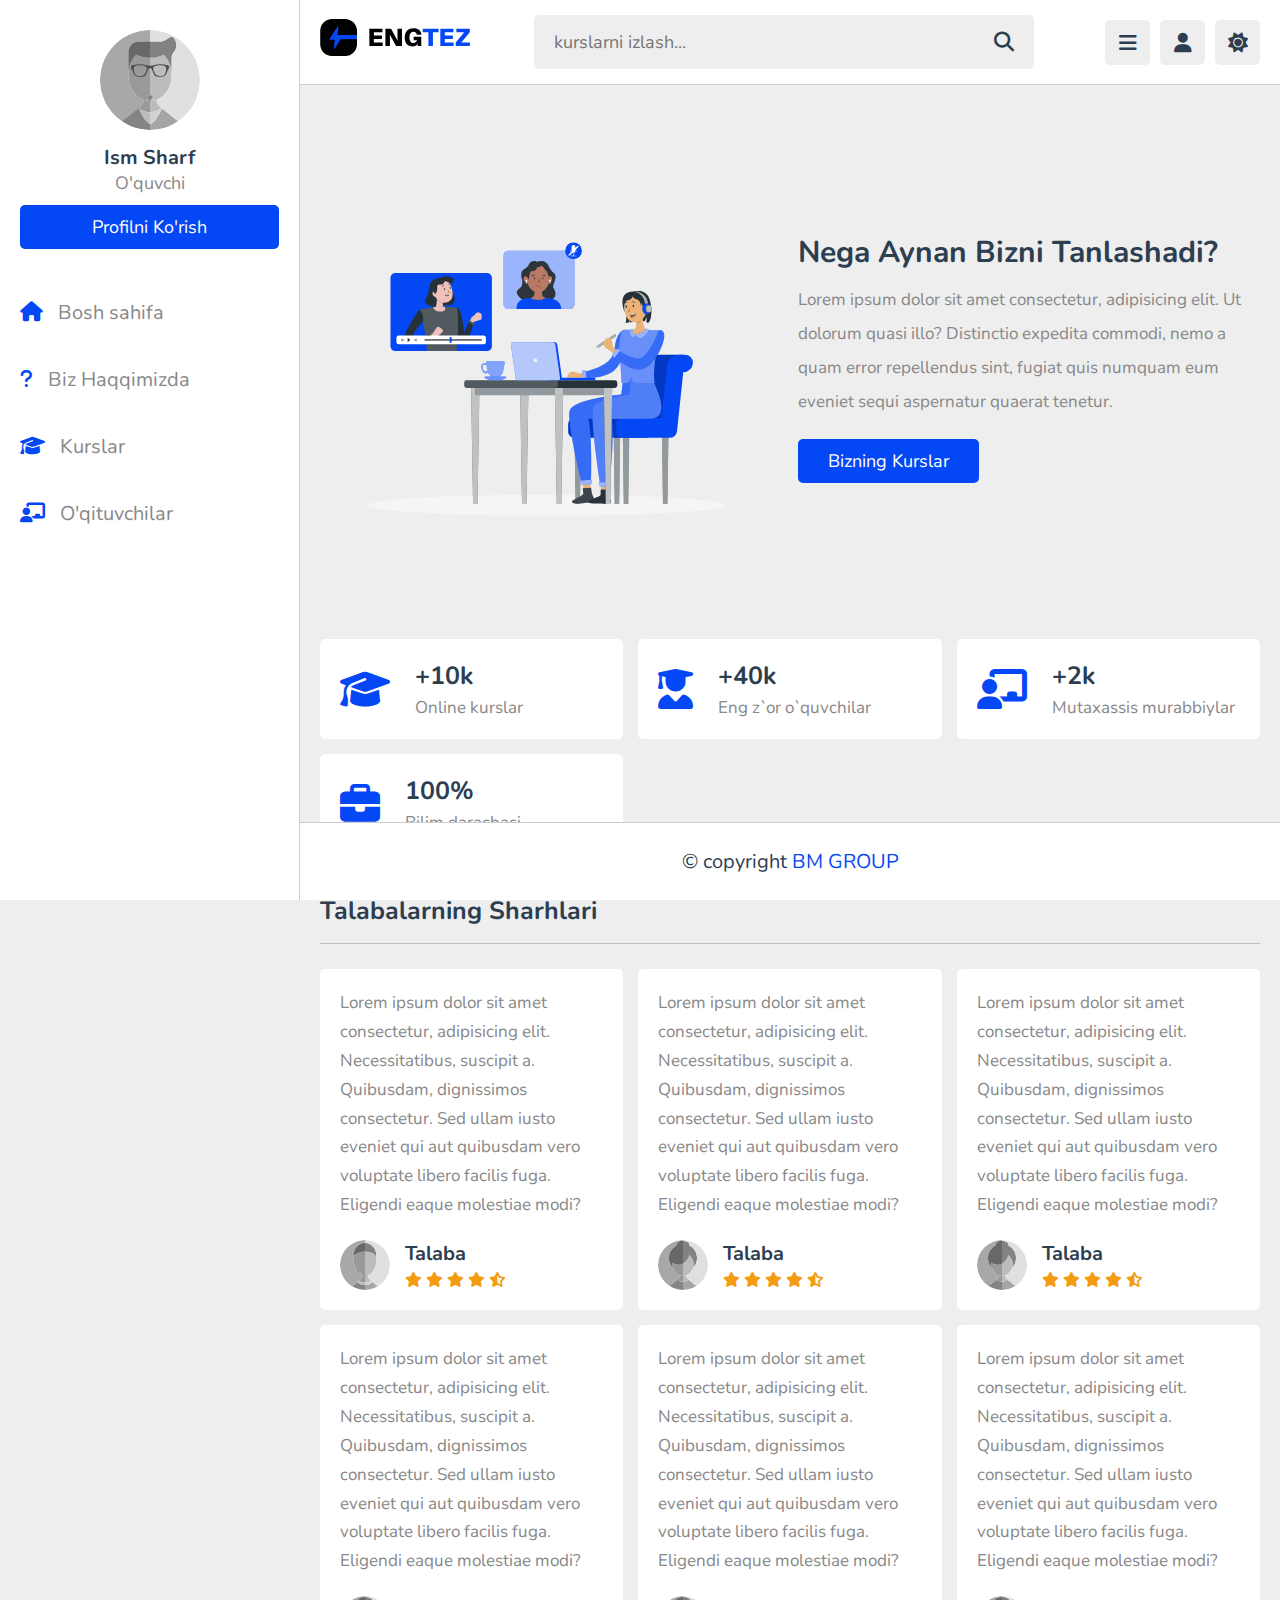
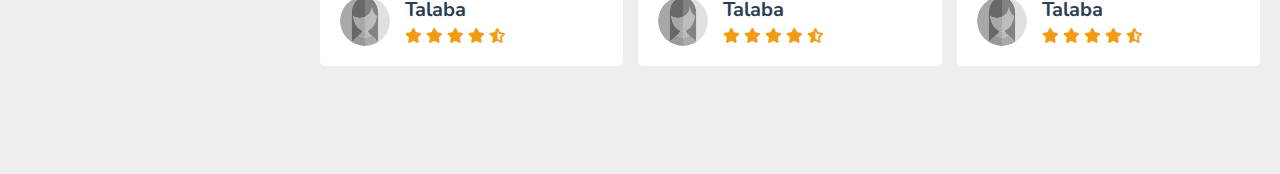
<file: about.html>
<!DOCTYPE html>
<html lang="en">
<head>
   <meta charset="UTF-8">
   <meta http-equiv="X-UA-Compatible" content="IE=edge">
   <meta name="viewport" content="width=device-width, initial-scale=1.0">
   <title>Biz Haqqimizda</title>

   <link rel="shortcut icon" href="./images/logo3.7.svg" type="image/svg+xml">


   <!-- font awesome cdn link  -->
   <link rel="stylesheet" href="https://cdnjs.cloudflare.com/ajax/libs/font-awesome/6.1.2/css/all.min.css">

   <!-- custom css file link  -->
   <link rel="stylesheet" href="css/style.css">

</head>
<body>

<header class="header">
   
   <section class="flex">

      <a href="home.html" class="logo"><img src="images/logo3.5.svg" alt=""></a>

      <form action="search.html" method="post" class="search-form">
         <input type="text" name="search_box" required placeholder="kurslarni izlash..." maxlength="100">
         <button type="submit" class="fas fa-search"></button>
      </form>

      <div class="icons">
         <div id="menu-btn" class="fas fa-bars"></div>
         <div id="search-btn" class="fas fa-search"></div>
         <div id="user-btn" class="fas fa-user"></div>
         <div id="toggle-btn" class="fas fa-sun"></div>
      </div>

      <div class="profile">
         <img src="images/pic-1.svg" class="image" alt="">
         <h3 class="name">ism sharf</h3>
         <p class="role">o'quvchi</p>
         <a href="profile.html" class="btn">Profilni ko'rish</a>
         <div class="flex-btn">
            <a href="login.html" class="option-btn">tizimga kirish</a>
            <a href="register.html" class="option-btn">ro'yxatdan o'tish</a>
         </div>
      </div>

   </section>

</header>   

<div class="side-bar">

   <div id="close-btn">
      <i class="fas fa-times"></i>
   </div>

   <div class="profile">
      <img src="images/pic-1.svg" class="image" alt="">
      <h3 class="name">Ism Sharf</h3>
      <p class="role">O'quvchi</p>
      <a href="profile.html" class="btn">Profilni ko'rish</a>
   </div>

   <nav class="navbar">
      <a href="home.html"><i class="fas fa-home"></i><span>Bosh sahifa</span></a>
      <a href="about.html"><i class="fas fa-question"></i><span>Biz Haqqimizda</span></a>
      <a href="courses.html"><i class="fas fa-graduation-cap"></i><span>Kurslar</span></a>
      <a href="teachers.html"><i class="fas fa-chalkboard-user"></i><span>O'qituvchilar</span></a>
   </nav>

</div>

<section class="about">

   <div class="row">

      <div class="image">
         <img src="images/about-img.svg" alt="">
      </div>

      <div class="content">
         <h3>Nega aynan bizni tanlashadi?</h3>
         <p>Lorem ipsum dolor sit amet consectetur, adipisicing elit. Ut dolorum quasi illo? Distinctio expedita commodi, nemo a quam error repellendus sint, fugiat quis numquam eum eveniet sequi aspernatur quaerat tenetur.</p>
         <a href="courses.html" class="inline-btn">Bizning kurslar</a>
      </div>

   </div>

   <div class="box-container">

      <div class="box">
         <i class="fas fa-graduation-cap"></i>
         <div>
            <h3>+10k</h3>
            <p>Online kurslar</p>
         </div>
      </div>

      <div class="box">
         <i class="fas fa-user-graduate"></i>
         <div>
            <h3>+40k</h3>
            <p>Eng z`or o`quvchilar</p>
         </div>
      </div>

      <div class="box">
         <i class="fas fa-chalkboard-user"></i>
         <div>
            <h3>+2k</h3>
            <p>Mutaxassis murabbiylar</p>
         </div>
      </div>

      <div class="box">
         <i class="fas fa-briefcase"></i>
         <div>
            <h3>100%</h3>
            <p>Bilim darachasi</p>
         </div>
      </div>

   </div>

</section> 

<section class="reviews">

   <h1 class="heading">Talabalarning sharhlari</h1>

   <div class="box-container">

      <div class="box">
         <p>Lorem ipsum dolor sit amet consectetur, adipisicing elit. Necessitatibus, suscipit a. Quibusdam, dignissimos consectetur. Sed ullam iusto eveniet qui aut quibusdam vero voluptate libero facilis fuga. Eligendi eaque molestiae modi?</p>
         <div class="student">
            <img src="images/pic-4.svg" alt="">
            <div>
               <h3>Talaba</h3>
               <div class="stars">
                  <i class="fas fa-star"></i>
                  <i class="fas fa-star"></i>
                  <i class="fas fa-star"></i>
                  <i class="fas fa-star"></i>
                  <i class="fas fa-star-half-alt"></i>
               </div>
            </div>
         </div>
      </div>

      <div class="box">
         <p>Lorem ipsum dolor sit amet consectetur, adipisicing elit. Necessitatibus, suscipit a. Quibusdam, dignissimos consectetur. Sed ullam iusto eveniet qui aut quibusdam vero voluptate libero facilis fuga. Eligendi eaque molestiae modi?</p>
         <div class="student">
            <img src="images/pic-5.svg" alt="">
            <div>
               <h3>Talaba</h3>
               <div class="stars">
                  <i class="fas fa-star"></i>
                  <i class="fas fa-star"></i>
                  <i class="fas fa-star"></i>
                  <i class="fas fa-star"></i>
                  <i class="fas fa-star-half-alt"></i>
               </div>
            </div>
         </div>
      </div>

      <div class="box">
         <p>Lorem ipsum dolor sit amet consectetur, adipisicing elit. Necessitatibus, suscipit a. Quibusdam, dignissimos consectetur. Sed ullam iusto eveniet qui aut quibusdam vero voluptate libero facilis fuga. Eligendi eaque molestiae modi?</p>
         <div class="student">
            <img src="images/pic-5.svg" alt="">
            <div>
               <h3>Talaba</h3>
               <div class="stars">
                  <i class="fas fa-star"></i>
                  <i class="fas fa-star"></i>
                  <i class="fas fa-star"></i>
                  <i class="fas fa-star"></i>
                  <i class="fas fa-star-half-alt"></i>
               </div>
            </div>
         </div>
      </div>

      <div class="box">
         <p>Lorem ipsum dolor sit amet consectetur, adipisicing elit. Necessitatibus, suscipit a. Quibusdam, dignissimos consectetur. Sed ullam iusto eveniet qui aut quibusdam vero voluptate libero facilis fuga. Eligendi eaque molestiae modi?</p>
         <div class="student">
            <img src="images/pic-7.svg" alt="">
            <div>
               <h3>Talaba</h3>
               <div class="stars">
                  <i class="fas fa-star"></i>
                  <i class="fas fa-star"></i>
                  <i class="fas fa-star"></i>
                  <i class="fas fa-star"></i>
                  <i class="fas fa-star-half-alt"></i>
               </div>
            </div>
         </div>
      </div>

      <div class="box">
         <p>Lorem ipsum dolor sit amet consectetur, adipisicing elit. Necessitatibus, suscipit a. Quibusdam, dignissimos consectetur. Sed ullam iusto eveniet qui aut quibusdam vero voluptate libero facilis fuga. Eligendi eaque molestiae modi?</p>
         <div class="student">
            <img src="images/pic-7.svg" alt="">
            <div>
               <h3>Talaba</h3>
               <div class="stars">
                  <i class="fas fa-star"></i>
                  <i class="fas fa-star"></i>
                  <i class="fas fa-star"></i>
                  <i class="fas fa-star"></i>
                  <i class="fas fa-star-half-alt"></i>
               </div>
            </div>
         </div>
      </div>

      <div class="box">
         <p>Lorem ipsum dolor sit amet consectetur, adipisicing elit. Necessitatibus, suscipit a. Quibusdam, dignissimos consectetur. Sed ullam iusto eveniet qui aut quibusdam vero voluptate libero facilis fuga. Eligendi eaque molestiae modi?</p>
         <div class="student">
            <img src="images/pic-7.svg" alt="">
            <div>
               <h3>Talaba</h3>
               <div class="stars">
                  <i class="fas fa-star"></i>
                  <i class="fas fa-star"></i>
                  <i class="fas fa-star"></i>
                  <i class="fas fa-star"></i>
                  <i class="fas fa-star-half-alt"></i>
               </div>
            </div>
         </div>
      </div>

   </div>

</section>













<footer class="footer">

   &copy; copyright <a href="https://t.me/BMGR0UP"><span>BM GROUP</span></a>
</footer>

<!-- custom js file link  -->
<script src="js/script.js"></script>

   
</body>
</html>
</file>
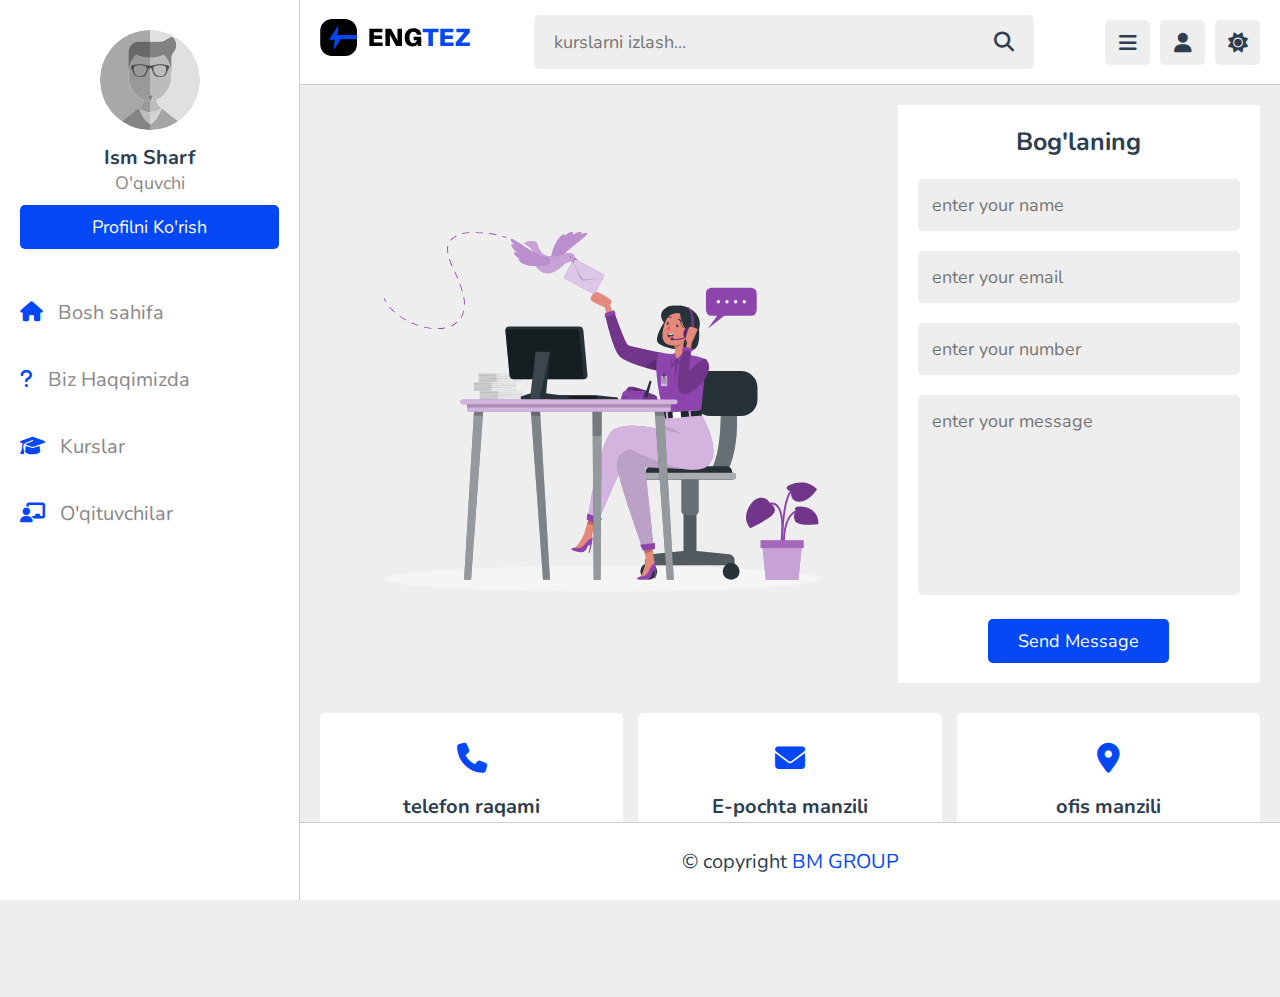
<file: contact.html>
<!DOCTYPE html>
<html lang="en">
<head>
   <meta charset="UTF-8">
   <meta http-equiv="X-UA-Compatible" content="IE=edge">
   <meta name="viewport" content="width=device-width, initial-scale=1.0">
   <title>Biz bilan bog'lanish</title>

   <link rel="shortcut icon" href="./images/logo3.7.svg" type="image/svg+xml">


   <!-- font awesome cdn link  -->
   <link rel="stylesheet" href="https://cdnjs.cloudflare.com/ajax/libs/font-awesome/6.1.2/css/all.min.css">

   <!-- custom css file link  -->
   <link rel="stylesheet" href="css/style.css">

</head>
<body>

<header class="header">
   
   <section class="flex">

      <a href="home.html" class="logo"><img src="images/logo3.5.svg" alt=""></a>
      
      <form action="search.html" method="post" class="search-form">
         <input type="text" name="search_box" required placeholder="kurslarni izlash..." maxlength="100">
         <button type="submit" class="fas fa-search"></button>
      </form>

      <div class="icons">
         <div id="menu-btn" class="fas fa-bars"></div>
         <div id="search-btn" class="fas fa-search"></div>
         <div id="user-btn" class="fas fa-user"></div>
         <div id="toggle-btn" class="fas fa-sun"></div>
      </div>

      <div class="profile">
         <img src="images/pic-1.svg" class="image" alt="">
         <h3 class="name">Ism Sharf</h3>
         <p class="role">O'quvchi</p>
         <a href="profile.html" class="btn">Profilni ko'rish</a>
         <div class="flex-btn">
            <a href="login.html" class="option-btn">Tizimga kirish</a>
            <a href="register.html" class="option-btn">Ro'yxatdan o'tish</a>
         </div>
      </div>

   </section>

</header>   

<div class="side-bar">

   <div id="close-btn">
      <i class="fas fa-times"></i>
   </div>

   <div class="profile">
      <img src="images/pic-1.svg" class="image" alt="">
      <h3 class="name">Ism Sharf</h3>
      <p class="role">O'quvchi</p>
      <a href="profile.html" class="btn">Profilni ko'rish</a>
   </div>

   <nav class="navbar">
      <a href="home.html"><i class="fas fa-home"></i><span>Bosh sahifa</span></a>
      <a href="about.html"><i class="fas fa-question"></i><span>Biz Haqqimizda</span></a>
      <a href="courses.html"><i class="fas fa-graduation-cap"></i><span>Kurslar</span></a>
      <a href="teachers.html"><i class="fas fa-chalkboard-user"></i><span>O'qituvchilar</span></a>

   </nav>

</div>

<section class="contact">

   <div class="row">

      <div class="image">
         <img src="images/contact-img.svg" alt="">
      </div>

      <form action="" method="post">
         <h3>bog'laning</h3>
         <input type="text" placeholder="enter your name" name="name" required maxlength="50" class="box">
         <input type="email" placeholder="enter your email" name="email" required maxlength="50" class="box">
         <input type="number" placeholder="enter your number" name="number" required maxlength="50" class="box">
         <textarea name="msg" class="box" placeholder="enter your message" required maxlength="1000" cols="30" rows="10"></textarea>
         <input type="submit" value="send message" class="inline-btn" name="submit">
      </form>

   </div>

   <div class="box-container">

      <div class="box">
         <i class="fas fa-phone"></i>
         <h3>telefon raqami</h3>
         <a href="tel:998777777777">+99877 777 77 77</a>
      </div>
      
      <div class="box">
         <i class="fas fa-envelope"></i>
         <h3>E-pochta manzili</h3>
         <a href="mailto:engtez@info.com">engtez@info.com</a>
         
      </div>

      <div class="box">
         <i class="fas fa-map-marker-alt"></i>
         <h3>ofis manzili</h3>
         <a href="#">Manzil</a>
      </div>

   </div>

</section>














<footer class="footer">

   &copy; copyright <a href="https://t.me/BMGR0UP"><span>BM GROUP</span></a>
   
</footer>


<!-- custom js file link  -->
<script src="js/script.js"></script>

   
</body>
</html>
</file>
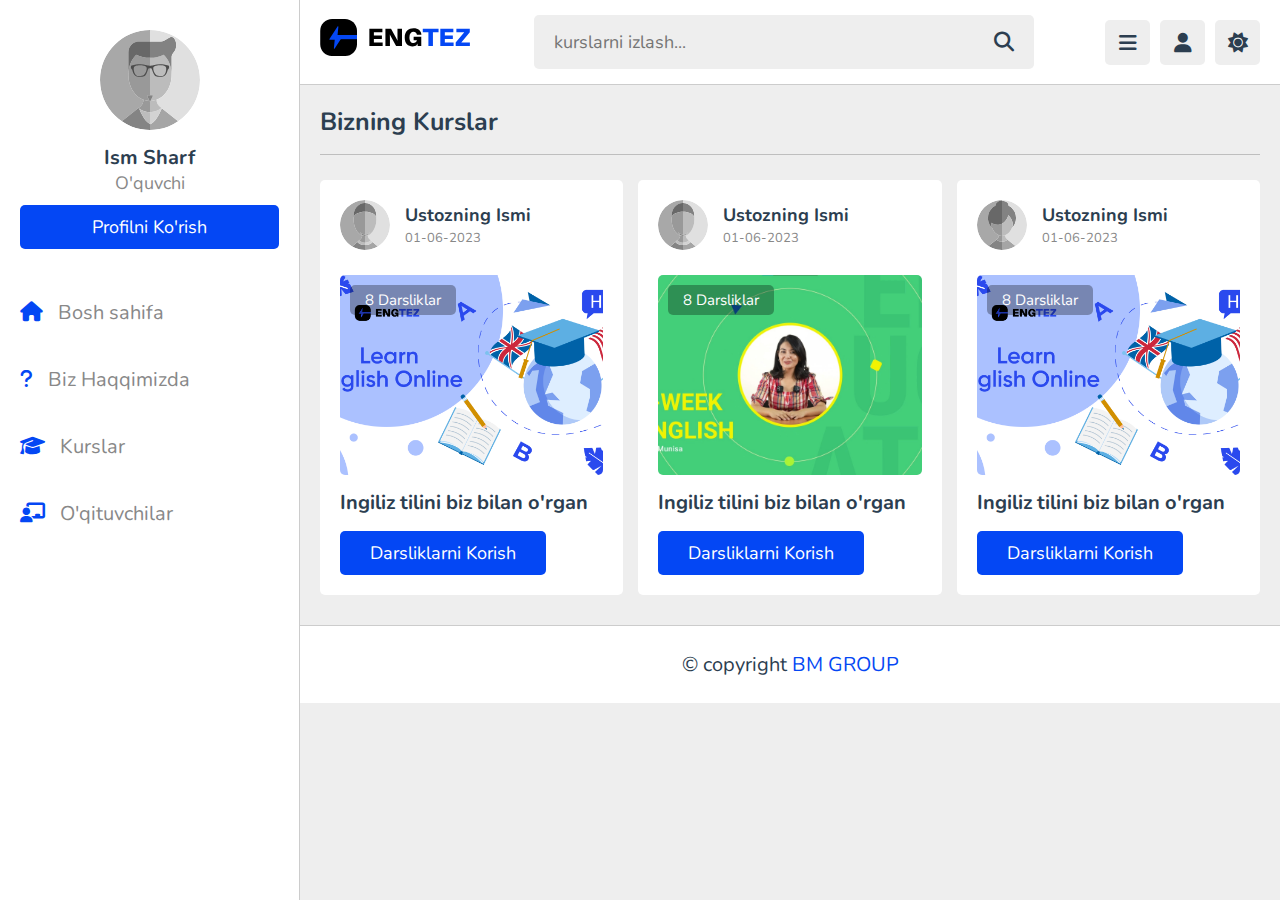
<file: courses.html>
<!DOCTYPE html>
<html lang="en">
<head>
   <meta charset="UTF-8">
   <meta http-equiv="X-UA-Compatible" content="IE=edge">
   <meta name="viewport" content="width=device-width, initial-scale=1.0">
   <title>Kurslar</title>

   <link rel="shortcut icon" href="./images/logo3.7.svg" type="image/svg+xml">


   <!-- font awesome cdn link  -->
   <link rel="stylesheet" href="https://cdnjs.cloudflare.com/ajax/libs/font-awesome/6.1.2/css/all.min.css">

   <!-- custom css file link  -->
   <link rel="stylesheet" href="css/style.css">

</head>
<body>

<header class="header">
   
   <section class="flex">

      <a href="home.html" class="logo"><img src="images/logo3.5.svg" alt=""></a>
      
      <form action="search.html" method="post" class="search-form">
         <input type="text" name="search_box" required placeholder="kurslarni izlash..." maxlength="100">
         <button type="submit" class="fas fa-search"></button>
      </form>

      <div class="icons">
         <div id="menu-btn" class="fas fa-bars"></div>
         <div id="search-btn" class="fas fa-search"></div>
         <div id="user-btn" class="fas fa-user"></div>
         <div id="toggle-btn" class="fas fa-sun"></div>
      </div>

      <div class="profile">
         <img src="images/pic-1.svg" class="image" alt="">
         <h3 class="name">Ism Sharf</h3>
         <p class="role">O'quvchi</p>
         <a href="profile.html" class="btn">Profilni ko'rish</a>
         <div class="flex-btn">
            <a href="login.html" class="option-btn">Tizimga kirish</a>
            <a href="register.html" class="option-btn">Ro'yxatdan o'tish</a>
         </div>
      </div>

   </section>

</header>   

<div class="side-bar">

   <div id="close-btn">
      <i class="fas fa-times"></i>
   </div>

   <div class="profile">
      <img src="images/pic-1.svg" class="image" alt="">
      <h3 class="name">Ism Sharf</h3>
      <p class="role">O'quvchi</p>
      <a href="profile.html" class="btn">Profilni ko'rish</a>
   </div>

   <nav class="navbar">
      <a href="home.html"><i class="fas fa-home"></i><span>Bosh sahifa</span></a>
      <a href="about.html"><i class="fas fa-question"></i><span>Biz Haqqimizda</span></a>
      <a href="courses.html"><i class="fas fa-graduation-cap"></i><span>Kurslar</span></a>
      <a href="teachers.html"><i class="fas fa-chalkboard-user"></i><span>O'qituvchilar</span></a>
   </nav>

</div>

<section class="courses">

   <h1 class="heading">Bizning kurslar</h1>

   <div class="box-container">

      <div class="box">
         <div class="tutor">
            <img src="images/pic-4.svg" alt="">
            <div class="info">
               <h3>Ustozning Ismi</h3>
               <span>01-06-2023</span>
            </div>
         </div>
         <div class="thumb">
            <img src="images/beginner.png" alt="">
            <span>8 Darsliklar</span>
         </div>
         <h3 class="title">Ingiliz tilini biz bilan o'rgan</h3>
         <a href="playlist.html" class="inline-btn">Darsliklarni korish</a>
      </div>
      <div class="box">
         <div class="tutor">
            <img src="images/pic-4.svg" alt="">
            <div class="info">
               <h3>Ustozning Ismi</h3>
               <span>01-06-2023</span>
            </div>
         </div>
         <div class="thumb">
            <img src="images/beginner1.jpg" alt="">
            <span>8 Darsliklar</span>
         </div>
         <h3 class="title">Ingiliz tilini biz bilan o'rgan</h3>
         <a href="playlist.html" class="inline-btn">Darsliklarni korish</a>
      </div>
      <div class="box">
         <div class="tutor">
            <img src="images/pic-5.svg" alt="">
            <div class="info">
               <h3>Ustozning Ismi</h3>
               <span>01-06-2023</span>
            </div>
         </div>
         <div class="thumb">
            <img src="images/beginner.png" alt="">
            <span>8 Darsliklar</span>
         </div>
         <h3 class="title">Ingiliz tilini biz bilan o'rgan</h3>
         <a href="playlist.html" class="inline-btn">Darsliklarni korish</a>
      </div>

     

   </div>

</section>














<footer class="footer">

   &copy; copyright <a href="https://t.me/BMGR0UP"><span>BM GROUP</span></a>
   
</footer>


<!-- custom js file link  -->
<script src="js/script.js"></script>

   
</body>
</html>
</file>
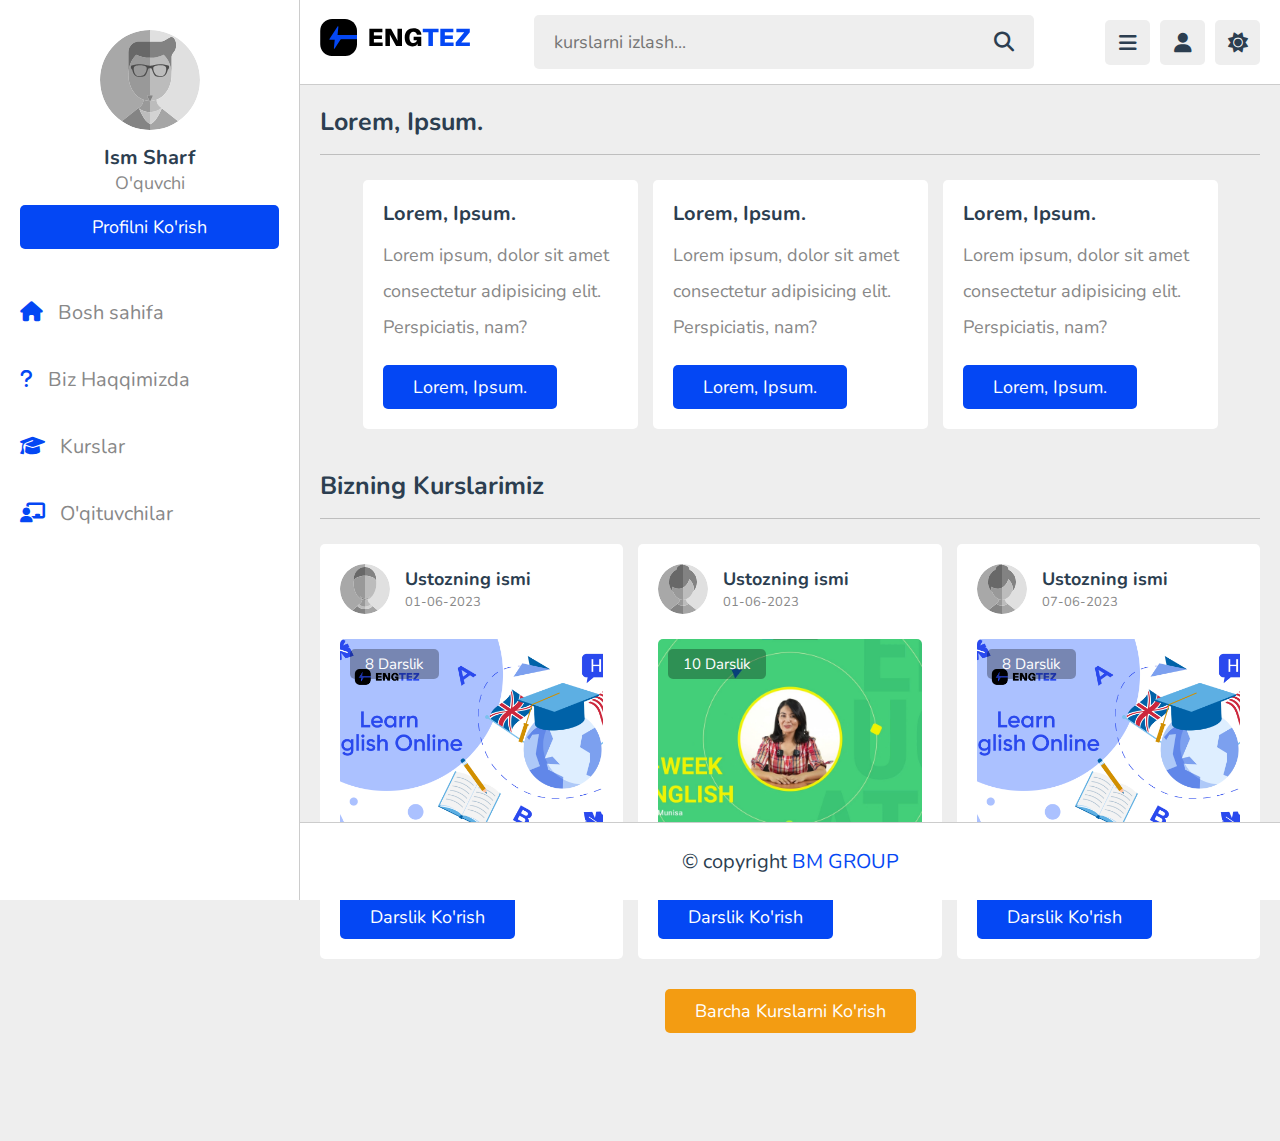
<file: home.html>
<!DOCTYPE html>
<html lang="en">
<head>
   <meta charset="UTF-8">
   <meta http-equiv="X-UA-Compatible" content="IE=edge">
   <meta name="viewport" content="width=device-width, initial-scale=1.0">
   <title>Bosh sahifa</title>

   <link rel="shortcut icon" href="./images/logo3.7.svg" type="image/svg+xml">


   <!-- font awesome cdn link  -->
   <link rel="stylesheet" href="https://cdnjs.cloudflare.com/ajax/libs/font-awesome/6.1.2/css/all.min.css">

   <!-- custom css file link  -->
   <link rel="stylesheet" href="css/style.css">

</head>
<body>

<header class="header">
   
   <section class="flex">

      <a href="home.html" class="logo"><img src="images/logo3.5.svg" alt=""></a>

      <form action="search.html" method="post" class="search-form">
         <input type="text" name="search_box" required placeholder="kurslarni izlash..." maxlength="100">
         <button type="submit" class="fas fa-search"></button>
      </form>

      <div class="icons">
         <div id="menu-btn" class="fas fa-bars"></div>
         <div id="search-btn" class="fas fa-search"></div>
         <div id="user-btn" class="fas fa-user"></div>
         <div id="toggle-btn" class="fas fa-sun"></div>
      </div>

      <div class="profile">
         <img src="images/pic-1.svg" class="image" alt="">
         <h3 class="name">Ism Sharf</h3>
         <p class="role">O'quvchi</p>
         <a href="profile.html" class="btn">Profilni ko'rish</a>
         <div class="flex-btn">
            <a href="login.html" class="option-btn">Tizimga kirish</a>
            <a href="register.html" class="option-btn">Ro'yxatdan o'tish</a>
         </div>
      </div>

   </section>

</header>   

<div class="side-bar">

   <div id="close-btn">
      <i class="fas fa-times"></i>
   </div>

   <div class="profile">
      <img src="images/pic-1.svg" class="image" alt="">
      <h3 class="name">Ism Sharf</h3>
      <p class="role">O'quvchi</p>
      <a href="profile.html" class="btn">Profilni ko'rish</a>
   </div>

   <nav class="navbar">
      <a href="home.html"><i class="fas fa-home"></i><span>Bosh sahifa</span></a>
      <a href="about.html"><i class="fas fa-question"></i><span>Biz Haqqimizda</span></a>
      <a href="courses.html"><i class="fas fa-graduation-cap"></i><span>Kurslar</span></a>
      <a href="teachers.html"><i class="fas fa-chalkboard-user"></i><span>O'qituvchilar</span></a>
   </nav>

</div>

<section class="home-grid">

   <h1 class="heading">Lorem, ipsum.</h1>

   <div class="box-container">



      



      <div class="box">
         <h3 class="title">Lorem, ipsum.</h3>
         <p class="tutor">Lorem ipsum, dolor sit amet consectetur adipisicing elit. Perspiciatis, nam?</p>
         <a href="teachers.html" class="inline-btn">Lorem, ipsum.</a>
      </div>
      <div class="box">
         <h3 class="title">Lorem, ipsum.</h3>
         <p class="tutor">Lorem ipsum, dolor sit amet consectetur adipisicing elit. Perspiciatis, nam?</p>
         <a href="teachers.html" class="inline-btn">Lorem, ipsum.</a>
      </div>
      <div class="box">
         <h3 class="title">Lorem, ipsum.</h3>
         <p class="tutor">Lorem ipsum, dolor sit amet consectetur adipisicing elit. Perspiciatis, nam?</p>
         <a href="teachers.html" class="inline-btn">Lorem, ipsum.</a>
      </div>

   </div>

</section>



<section class="courses">

   <h1 class="heading">Bizning kurslarimiz</h1>

   <div class="box-container">

      <div class="box">
         <div class="tutor">
            <img src="images/pic-4.svg" alt="">
            <div class="info">
               <h3>Ustozning ismi</h3>
               <span>01-06-2023</span>
            </div>
         </div>
         <div class="thumb">
            <img src="images/beginner.png" alt="">
            <span>8 Darslik</span>
         </div>
         <h3 class="title">Ingiliz tilini biz bilan o'rgan </h3>
         <a href="playlist.html" class="inline-btn">Darslik ko'rish</a>
      </div>

      <div class="box">
         <div class="tutor">
            <img src="images/pic-5.svg" alt="">
            <div class="info">
               <h3>Ustozning ismi</h3>
               <span>01-06-2023</span>
            </div>
         </div>
         <div class="thumb">
            <img src="images/beginner1.jpg" alt="">
            <span>10 Darslik</span>
         </div>
         <h3 class="title">IELTS</h3>
         <a href="playlist.html" class="inline-btn">Darslik ko'rish</a>
      </div>

      <div class="box">
         <div class="tutor">
            <img src="images/pic-5.svg" alt="">
            <div class="info">
               <h3>Ustozning ismi</h3>
               <span>07-06-2023</span>
            </div>
         </div>
         <div class="thumb">
            <img src="images/beginner.png" alt="">
            <span>8 Darslik</span>
         </div>
         <h3 class="title">Intermediate</h3>
         <a href="playlist.html" class="inline-btn">Darslik ko'rish</a>
      </div>

      

   </div>

   <div class="more-btn">
      <a href="courses.html" class="inline-option-btn">Barcha kurslarni ko'rish</a>
   </div>

</section>















<footer class="footer">

   &copy; copyright <a href="https://t.me/BMGR0UP"><span>BM GROUP</span></a>
   
</footer>

<!-- custom js file link  -->
<script src="js/script.js"></script>

   
</body>
</html>
</file>
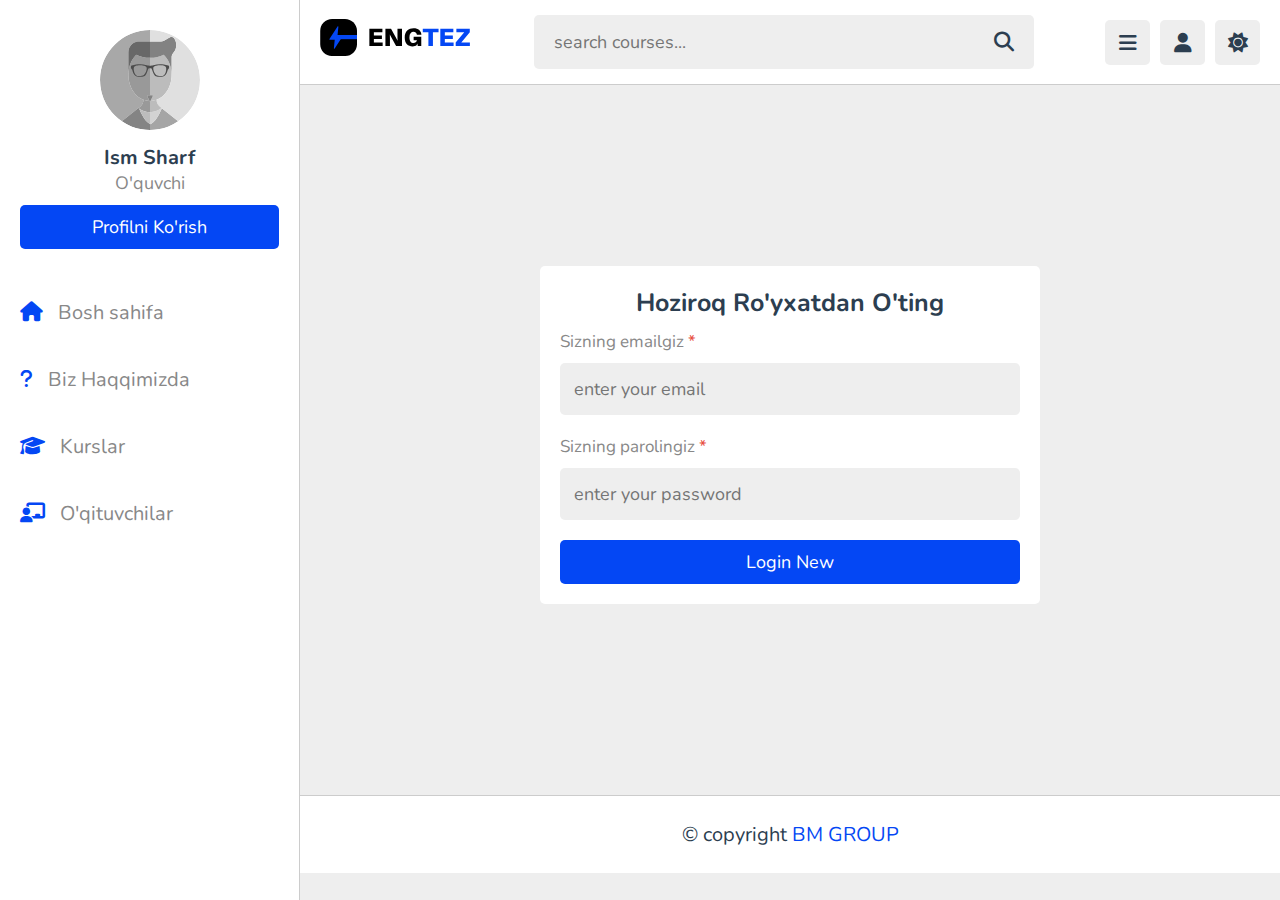
<file: login.html>
<!DOCTYPE html>
<html lang="en">
<head>
   <meta charset="UTF-8">
   <meta http-equiv="X-UA-Compatible" content="IE=edge">
   <meta name="viewport" content="width=device-width, initial-scale=1.0">
   <title>Tizimga kirish</title>

   <link rel="shortcut icon" href="./images/logo3.7.svg" type="image/svg+xml">

   <!-- font awesome cdn link  -->
   <link rel="stylesheet" href="https://cdnjs.cloudflare.com/ajax/libs/font-awesome/6.1.2/css/all.min.css">

   <!-- custom css file link  -->
   <link rel="stylesheet" href="css/style.css">

</head>
<body>

<header class="header">
   
   <section class="flex">

      <a href="home.html" class="logo"><img src="images/logo3.5.svg" alt=""></a>
      
      <form action="search.html" method="post" class="search-form">
         <input type="text" name="search_box" required placeholder="search courses..." maxlength="100">
         <button type="submit" class="fas fa-search"></button>
      </form>

      <div class="icons">
         <div id="menu-btn" class="fas fa-bars"></div>
         <div id="search-btn" class="fas fa-search"></div>
         <div id="user-btn" class="fas fa-user"></div>
         <div id="toggle-btn" class="fas fa-sun"></div>
      </div>

      <div class="profile">
         <img src="images/pic-1.svg" class="image" alt="">
         <h3 class="name">Ism Sharf</h3>
         <p class="role">O'quvchi</p>
         <a href="profile.html" class="btn">Profilni ko'rish</a>
         <div class="flex-btn">
            <a href="login.html" class="option-btn">Tizimga kirish</a>
            <a href="register.html" class="option-btn">Ro'yxatdan o'tish</a>
         </div>
      </div>

   </section>

</header>   

<div class="side-bar">

   <div id="close-btn">
      <i class="fas fa-times"></i>
   </div>

   <div class="profile">
      <img src="images/pic-1.svg" class="image" alt="">
      <h3 class="name">Ism Sharf</h3>
      <p class="role">O'quvchi</p>
      <a href="profile.html" class="btn">Profilni ko'rish</a>
   </div>


   <nav class="navbar">
      <a href="home.html"><i class="fas fa-home"></i><span>Bosh sahifa</span></a>
      <a href="about.html"><i class="fas fa-question"></i><span>Biz Haqqimizda</span></a>
      <a href="courses.html"><i class="fas fa-graduation-cap"></i><span>Kurslar</span></a>
      <a href="teachers.html"><i class="fas fa-chalkboard-user"></i><span>O'qituvchilar</span></a>
   </nav>

</div>

<section class="form-container">

   <form action="" method="post" enctype="multipart/form-data">
      <h3>Hoziroq ro'yxatdan o'ting</h3>
      <p>Sizning emailgiz <span>*</span></p>
      <input type="email" name="email" placeholder="enter your email" required maxlength="50" class="box">
      <p>Sizning parolingiz <span>*</span></p>
      <input type="password" name="pass" placeholder="enter your password" required maxlength="20" class="box">
      <input type="submit" value="login new" name="submit" class="btn">
   </form>

</section>














<footer class="footer">

   &copy; copyright <a href="https://t.me/BMGR0UP"><span>BM GROUP</span></a>
   
</footer>


<!-- custom js file link  -->
<script src="js/script.js"></script>

   
</body>
</html>
</file>
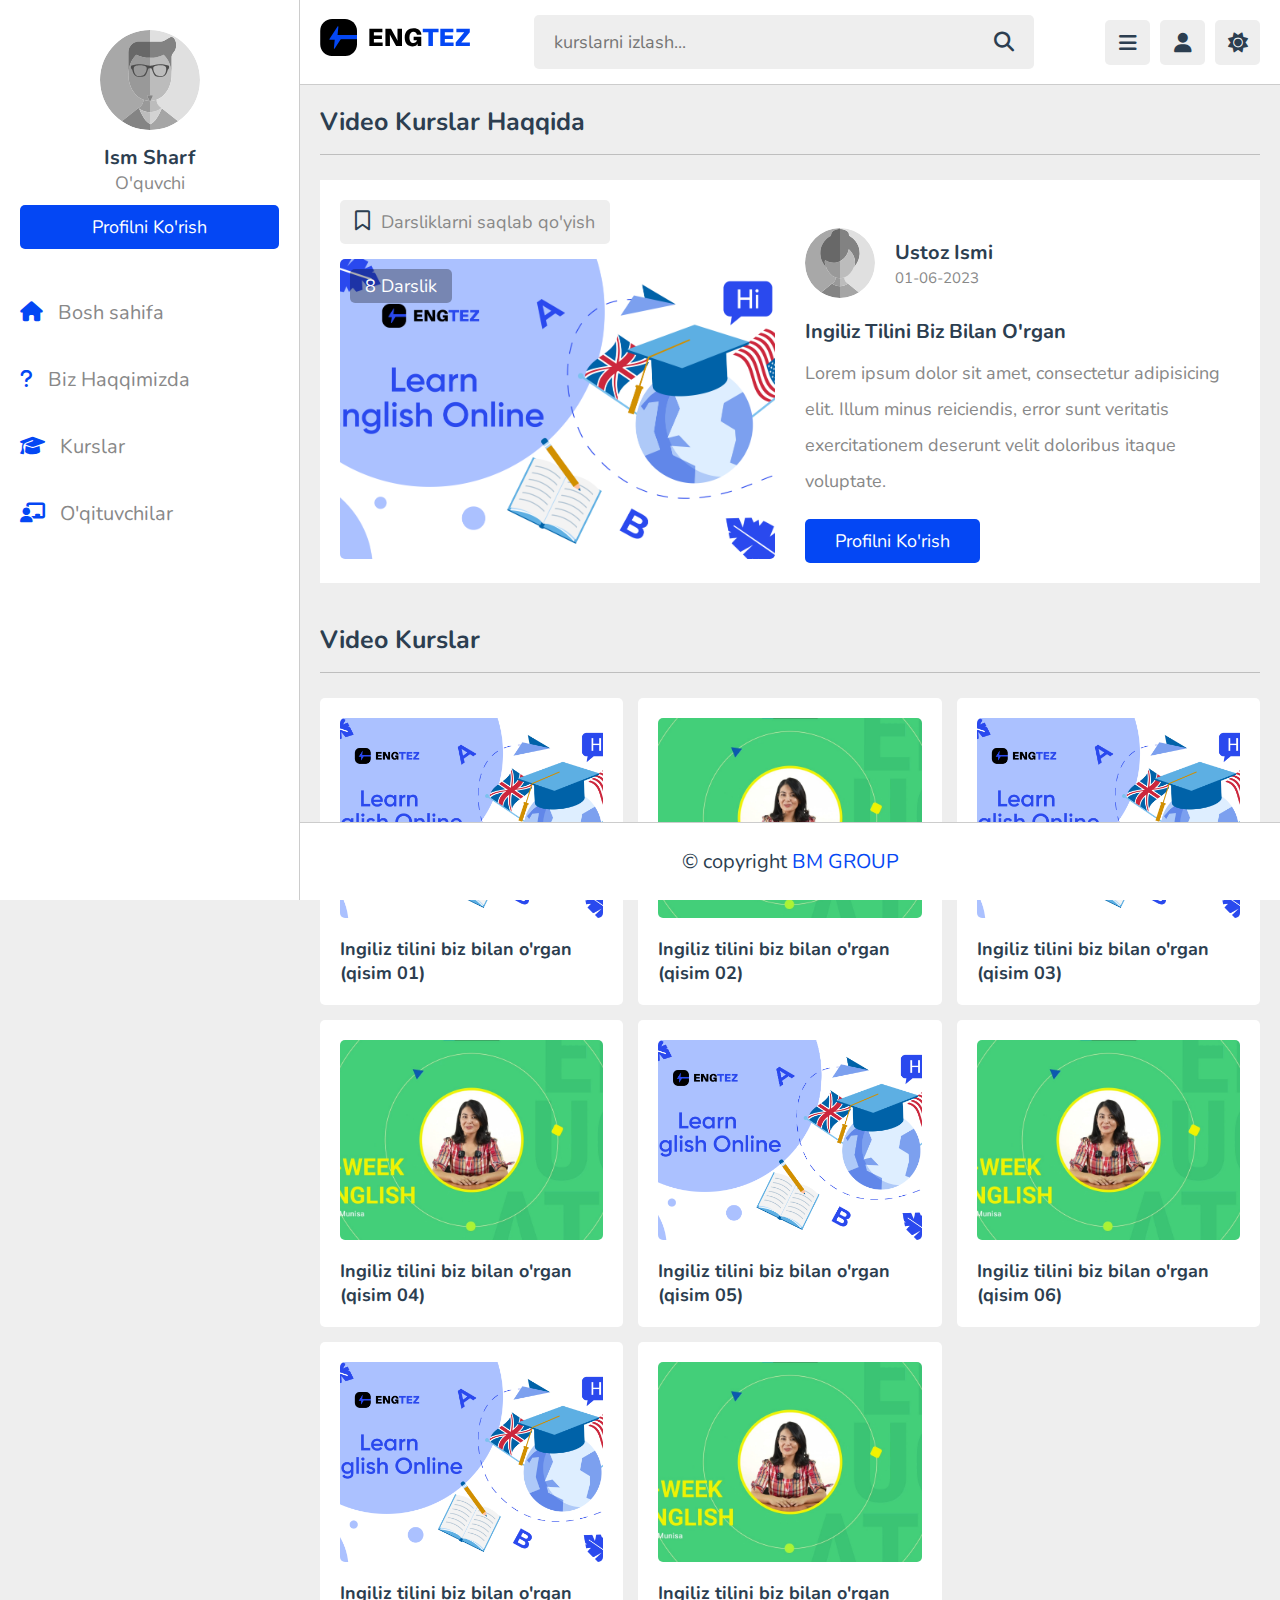
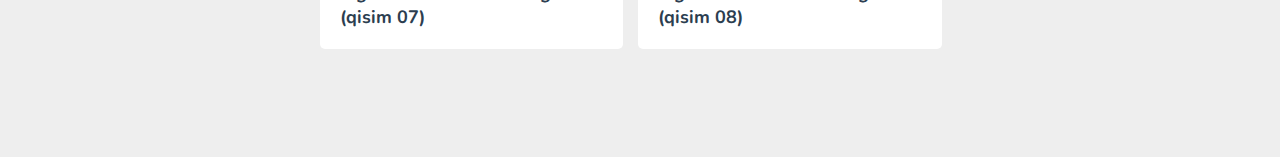
<file: playlist.html>
<!DOCTYPE html>
<html lang="en">
<head>
   <meta charset="UTF-8">
   <meta http-equiv="X-UA-Compatible" content="IE=edge">
   <meta name="viewport" content="width=device-width, initial-scale=1.0">
   <title>Video kurslar</title>

   <link rel="shortcut icon" href="./images/logo3.7.svg" type="image/svg+xml">


   <!-- font awesome cdn link  -->
   <link rel="stylesheet" href="https://cdnjs.cloudflare.com/ajax/libs/font-awesome/6.1.2/css/all.min.css">

   <!-- custom css file link  -->
   <link rel="stylesheet" href="css/style.css">

</head>
<body>

<header class="header">
   
   <section class="flex">

      <a href="home.html" class="logo"><img src="images/logo3.5.svg" alt=""></a>
      
      <form action="search.html" method="post" class="search-form">
         <input type="text" name="search_box" required placeholder="kurslarni izlash..." maxlength="100">
         <button type="submit" class="fas fa-search"></button>
      </form>

      <div class="icons">
         <div id="menu-btn" class="fas fa-bars"></div>
         <div id="search-btn" class="fas fa-search"></div>
         <div id="user-btn" class="fas fa-user"></div>
         <div id="toggle-btn" class="fas fa-sun"></div>
      </div>

      <div class="profile">
         <img src="images/pic-1.svg" class="image" alt="">
         <h3 class="name">Ism Sharf</h3>
         <p class="role">O'quvchi</p>
         <a href="profile.html" class="btn">Profilni ko'rish</a>
         <div class="flex-btn">
            <a href="login.html" class="option-btn">Tizimga kirish</a>
            <a href="register.html" class="option-btn">Ro'yxatdan o'tish</a>
         </div>
      </div>

   </section>

</header>   

<div class="side-bar">

   <div id="close-btn">
      <i class="fas fa-times"></i>
   </div>

   <div class="profile">
      <img src="images/pic-1.svg" class="image" alt="">
      <h3 class="name">Ism Sharf</h3>
      <p class="role">O'quvchi</p>
      <a href="profile.html" class="btn">Profilni ko'rish</a>
   </div>

   <nav class="navbar">
      <a href="home.html"><i class="fas fa-home"></i><span>Bosh sahifa</span></a>
      <a href="about.html"><i class="fas fa-question"></i><span>Biz Haqqimizda</span></a>
      <a href="courses.html"><i class="fas fa-graduation-cap"></i><span>Kurslar</span></a>
      <a href="teachers.html"><i class="fas fa-chalkboard-user"></i><span>O'qituvchilar</span></a>
   </nav>

</div>

<section class="playlist-details">

   <h1 class="heading">Video kurslar haqqida</h1>

   <div class="row">

      <div class="column">
         <form action="" method="post" class="save-playlist">
            <button type="submit"><i class="far fa-bookmark"></i> <span>Darsliklarni saqlab qo'yish</span></button>
         </form>
   
         <div class="thumb">
            <img src="images/beginner.png" alt="">
            <span>8 Darslik</span>
         </div>
      </div>
      <div class="column">
         <div class="tutor">
            <img src="images/pic-5.svg" alt="">
            <div>
               <h3>Ustoz Ismi</h3>
               <span>01-06-2023</span>
            </div>
         </div>
   
         <div class="details">
            <h3>Ingiliz tilini biz bilan o'rgan</h3>
            <p>Lorem ipsum dolor sit amet, consectetur adipisicing elit. Illum minus reiciendis, error sunt veritatis exercitationem deserunt velit doloribus itaque voluptate.</p>
            <a href="teacher_profile.html" class="inline-btn">Profilni ko'rish</a>
         </div>
      </div>
   </div>

</section>

<section class="playlist-videos">

   <h1 class="heading">Video kurslar</h1>

   <div class="box-container">

      <a class="box" href="watch-video.html">
         <i class="fas fa-play"></i>
         <img src="images/beginner.png" alt="">
         <h3>Ingiliz tilini biz bilan o'rgan (qisim 01)</h3>
      </a>

      <a class="box" href="watch-video.html">
         <i class="fas fa-play"></i>
         <img src="images/beginner1.jpg" alt="">
         <h3>Ingiliz tilini biz bilan o'rgan (qisim 02)</h3>
      </a>

      <a class="box" href="watch-video.html">
         <i class="fas fa-play"></i>
         <img src="images/beginner.png" alt="">
         <h3>Ingiliz tilini biz bilan o'rgan (qisim 03)</h3>
      </a>

      <a class="box" href="watch-video.html">
         <i class="fas fa-play"></i>
         <img src="images/beginner1.jpg" alt="">
         <h3>Ingiliz tilini biz bilan o'rgan (qisim 04)</h3>
      </a>

      <a class="box" href="watch-video.html">
         <i class="fas fa-play"></i>
         <img src="images/beginner.png" alt="">
         <h3>Ingiliz tilini biz bilan o'rgan (qisim 05)</h3>
      </a>

      <a class="box" href="watch-video.html">
         <i class="fas fa-play"></i>
         <img src="images/beginner1.jpg" alt="">
         <h3>Ingiliz tilini biz bilan o'rgan (qisim 06)</h3>
      </a>

      <a class="box" href="watch-video.html">
         <i class="fas fa-play"></i>
         <img src="images/beginner.png" alt="">
         <h3>Ingiliz tilini biz bilan o'rgan (qisim 07)</h3>
      </a>

      <a class="box" href="watch-video.html">
         <i class="fas fa-play"></i>
         <img src="images/beginner1.jpg" alt="">
         <h3>Ingiliz tilini biz bilan o'rgan (qisim 08)</h3>
      </a>


   </div>

</section>













<footer class="footer">

   &copy; copyright <a href="https://t.me/BMGR0UP"><span>BM GROUP</span></a>
   
</footer>


<!-- custom js file link  -->
<script src="js/script.js"></script>

   
</body>
</html>
</file>
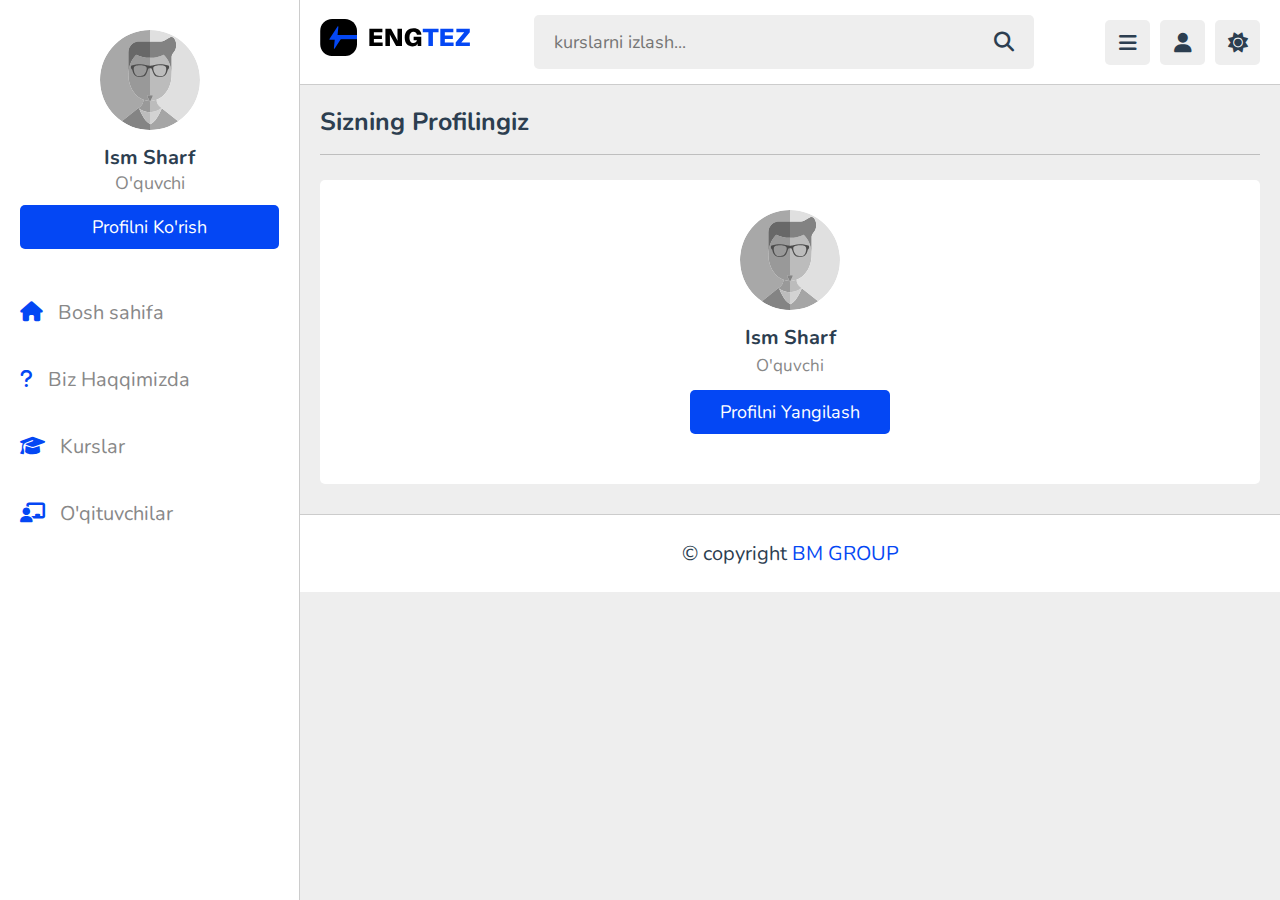
<file: profile.html>
<!DOCTYPE html>
<html lang="en">
<head>
   <meta charset="UTF-8">
   <meta http-equiv="X-UA-Compatible" content="IE=edge">
   <meta name="viewport" content="width=device-width, initial-scale=1.0">
   <title>Profil</title>

   <link rel="shortcut icon" href="./images/logo3.7.svg" type="image/svg+xml">


   <!-- font awesome cdn link  -->
   <link rel="stylesheet" href="https://cdnjs.cloudflare.com/ajax/libs/font-awesome/6.1.2/css/all.min.css">

   <!-- custom css file link  -->
   <link rel="stylesheet" href="css/style.css">

</head>
<body>

<header class="header">
   
   <section class="flex">

      <a href="home.html" class="logo"><img src="images/logo3.5.svg" alt=""></a>
      
      <form action="search.html" method="post" class="search-form">
         <input type="text" name="search_box" required placeholder="kurslarni izlash..." maxlength="100">
         <button type="submit" class="fas fa-search"></button>
      </form>

      <div class="icons">
         <div id="menu-btn" class="fas fa-bars"></div>
         <div id="search-btn" class="fas fa-search"></div>
         <div id="user-btn" class="fas fa-user"></div>
         <div id="toggle-btn" class="fas fa-sun"></div>
      </div>

      <div class="profile">
         <img src="images/pic-1.svg" class="image" alt="">
         <h3 class="name">Ism Sharf</h3>
         <p class="role">O'quvchi</p>
         <a href="profile.html" class="btn">Profilni ko'rish</a>
         <div class="flex-btn">
            <a href="login.html" class="option-btn">Tizimga kirish</a>
            <a href="register.html" class="option-btn">Ro'yxatdan o'tish</a>
         </div>
      </div>

   </section>

</header>   

<div class="side-bar">

   <div id="close-btn">
      <i class="fas fa-times"></i>
   </div>

   <div class="profile">
      <img src="images/pic-1.svg" class="image" alt="">
      <h3 class="name">Ism Sharf</h3>
      <p class="role">O'quvchi</p>
      <a href="profile.html" class="btn">Profilni ko'rish</a>
   </div>

   <nav class="navbar">
      <a href="home.html"><i class="fas fa-home"></i><span>Bosh sahifa</span></a>
      <a href="about.html"><i class="fas fa-question"></i><span>Biz Haqqimizda</span></a>
      <a href="courses.html"><i class="fas fa-graduation-cap"></i><span>Kurslar</span></a>
      <a href="teachers.html"><i class="fas fa-chalkboard-user"></i><span>O'qituvchilar</span></a>
   </nav>

</div>

<section class="user-profile">

   <h1 class="heading">Sizning profilingiz</h1>

   <div class="info">

      <div class="user">
         <img src="images/pic-1.svg" alt="">
         <h3 class="name">Ism Sharf</h3>
         <p class="role">O'quvchi</p>
         <a href="update.html" class="inline-btn">profilni yangilash</a>
      </div>
   
      <!-- <div class="box-container">
   
         <div class="box">
            <div class="flex">
               <i class="fas fa-bookmark"></i>
               <div>
                  <span>4</span>
                  <p>saved playlist</p>
               </div>
            </div>
            <a href="#" class="inline-btn">view playlists</a>
         </div>
   
         <div class="box">
            <div class="flex">
               <i class="fas fa-heart"></i>
               <div>
                  <span>33</span>
                  <p>videos liked</p>
               </div>
            </div>
            <a href="#" class="inline-btn">view liked</a>
         </div>
   
         <div class="box">
            <div class="flex">
               <i class="fas fa-comment"></i>
               <div>
                  <span>12</span>
                  <p>videos comments</p>
               </div>
            </div>
            <a href="#" class="inline-btn">view comments</a>
         </div>
   
      </div> -->
   </div>

</section>













<footer class="footer">

   &copy; copyright <a href="https://t.me/BMGR0UP"><span>BM GROUP</span></a>
   
</footer>



<!-- custom js file link  -->
<script src="js/script.js"></script>

   
</body>
</html>
</file>
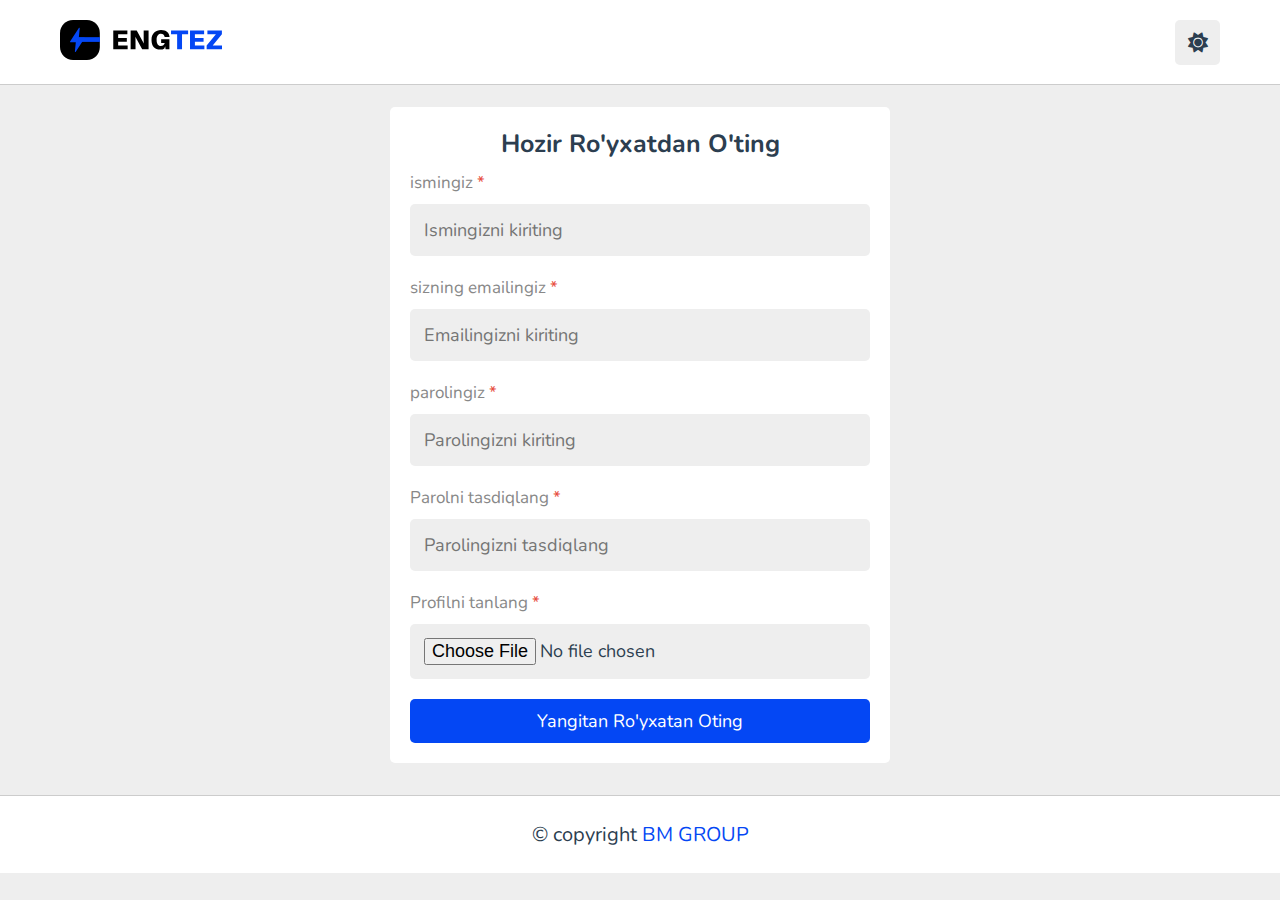
<file: register.html>
<!DOCTYPE html>
<html lang="en">
<head>
   <meta charset="UTF-8">
   <meta http-equiv="X-UA-Compatible" content="IE=edge">
   <meta name="viewport" content="width=device-width, initial-scale=1.0">
   <title>Ro'yxatdan o'tish</title>

   <link rel="shortcut icon" href="./images/logo3.7.svg" type="image/svg+xml">


   <!-- font awesome cdn link  -->
   <link rel="stylesheet" href="https://cdnjs.cloudflare.com/ajax/libs/font-awesome/6.1.2/css/all.min.css">

   <!-- custom css file link  -->
   <link rel="stylesheet" href="css/style.css">

</head>
<body style=" padding: 0;">

<header class="header">
   
   <section class="flex">

      <a href="index.html" class="navbar-logo" data-nav-link><img src="./images/logo3.1.svg" width="162" height="50" alt="EduWeb logo"></a>

      <!-- <form action="search.html" method="post" class="search-form">
         <input type="text" name="search_box" required placeholder="kurslarni izlash..." maxlength="100">
         <button type="submit" class="fas fa-search"></button>
      </form> -->

      <div class="icons">
         
         <div id="search-btn" class="fas fa-search"></div>
        
         <div id="toggle-btn" class="fas fa-sun"></div>
      </div>

      <div class="profile">
         <img src="images/pic-1.svg" class="image" alt="">
         <h3 class="name">Ism Sharf</h3>
         <p class="role">O'quvchi</p>
         <a href="profile.html" class="btn">Profilni ko'rish</a>
         <div class="flex-btn">
            <a href="login.html" class="option-btn">Tizimga kirish</a>
            <a href="register.html" class="option-btn">Ro'yxatdan o'tish</a>
         </div>
      </div>

   </section>

</header>   



<section class="form-container">

   <form action="" method="post" enctype="multipart/form-data">
      <h3>hozir ro'yxatdan o'ting</h3>
      <p>ismingiz <span>*</span></p>
      <input type="text" name="name" placeholder="Ismingizni kiriting" required maxlength="50" class="box">
      <p>sizning emailingiz <span>*</span></p>
      <input type="email" name="email" placeholder="Emailingizni kiriting " required maxlength="50" class="box">
      <p>parolingiz <span>*</span></p>
      <input type="password" name="pass" placeholder="Parolingizni kiriting" required maxlength="20" class="box">
      <p>Parolni tasdiqlang <span>*</span></p>
      <input type="password" name="c_pass" placeholder="Parolingizni tasdiqlang" required maxlength="20" class="box">
      <p>Profilni tanlang <span>*</span></p>
      <input type="file" accept="image/*" required class="box">
      <input type="submit" value="Yangitan ro'yxatan oting" name="submit" class="btn">
   </form>

</section>















<footer class="footer">

   &copy; copyright <a href="https://t.me/BMGR0UP"><span>BM GROUP</span></a>
   
</footer>


<!-- custom js file link  -->
<script src="js/script.js"></script>

   
</body>
</html>
<!-- C:\Users\User\Desktop\Online course\version 1.0\desgin\register.html -->
</file>
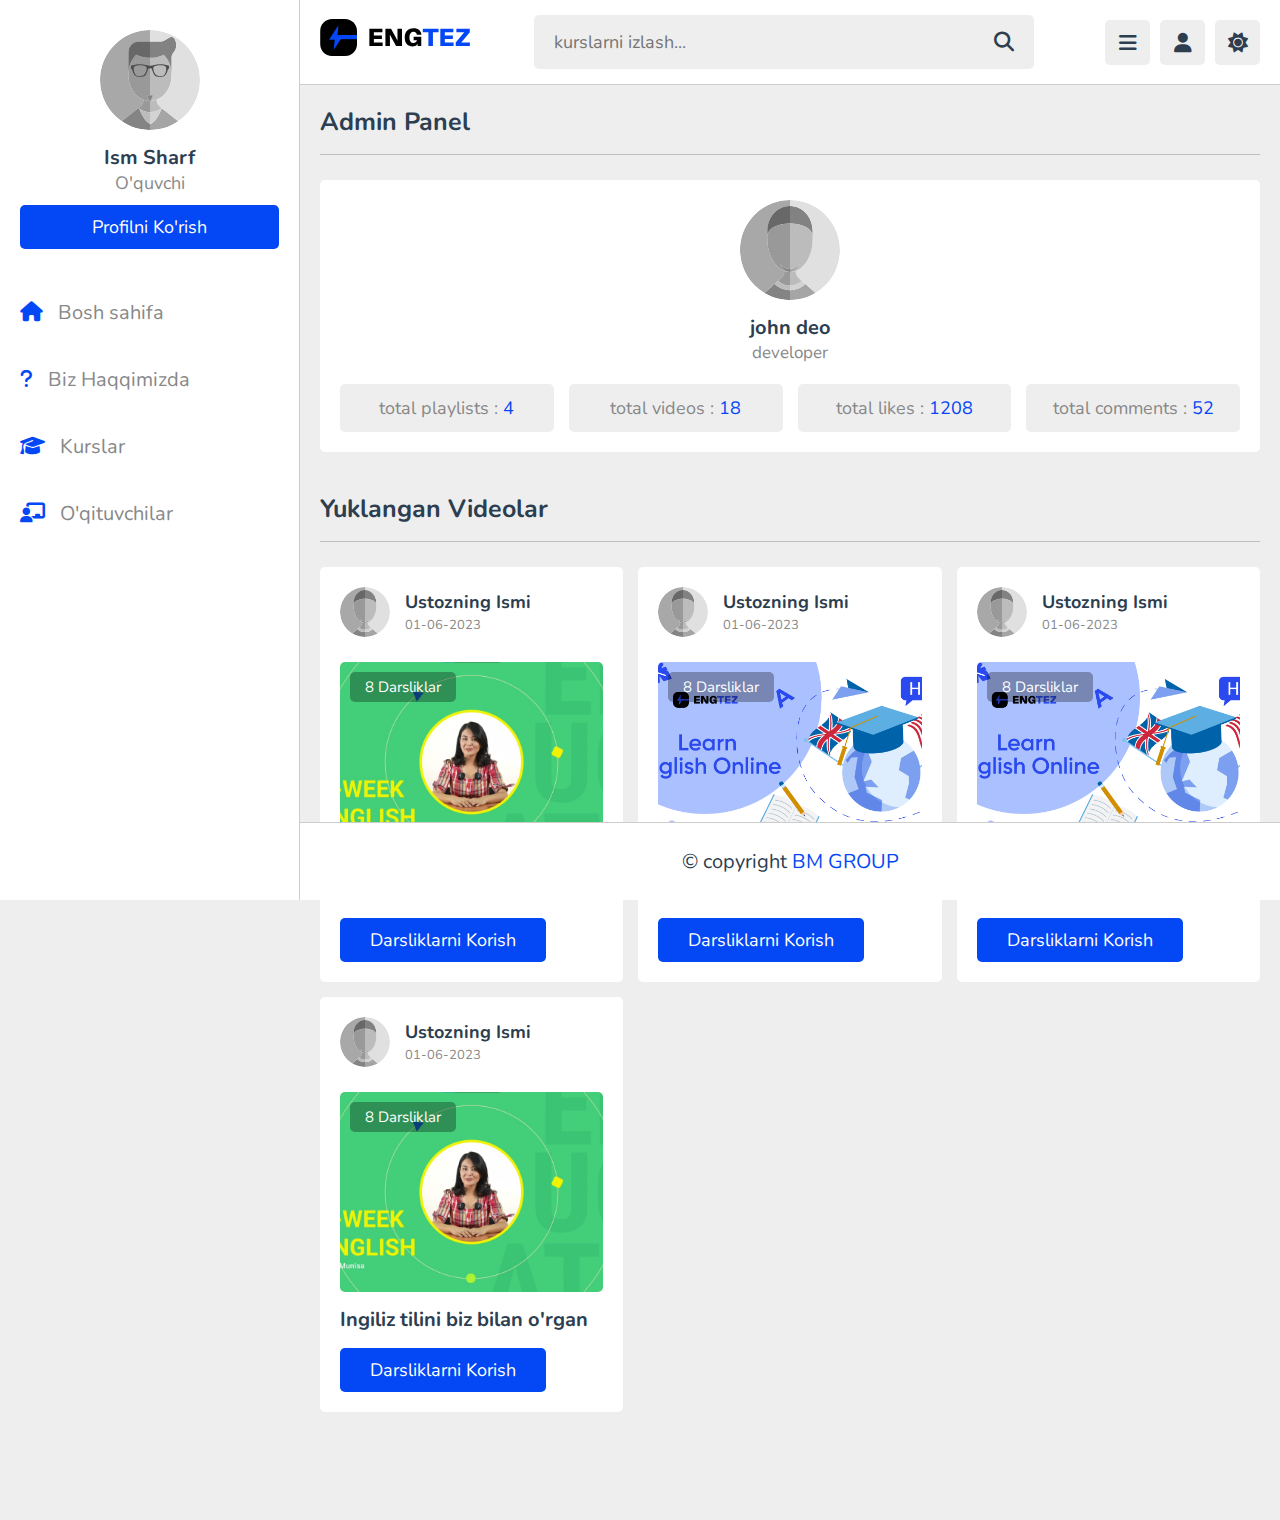
<file: teacher_profile.html>
<!DOCTYPE html>
<html lang="en">
<head>
   <meta charset="UTF-8">
   <meta http-equiv="X-UA-Compatible" content="IE=edge">
   <meta name="viewport" content="width=device-width, initial-scale=1.0">
   <title>Admin panel</title>

   <link rel="shortcut icon" href="./images/logo3.7.svg" type="image/svg+xml">

   <!-- font awesome cdn link  -->
   <link rel="stylesheet" href="https://cdnjs.cloudflare.com/ajax/libs/font-awesome/6.1.2/css/all.min.css">

   <!-- custom css file link  -->
   <link rel="stylesheet" href="css/style.css">

</head>
<body>

<header class="header">
   
   <section class="flex">

      <a href="home.html" class="logo"><img src="images/logo3.5.svg" alt=""></a>

      <form action="search.html" method="post" class="search-form">
         <input type="text" name="search_box" required placeholder="kurslarni izlash..." maxlength="100">
         <button type="submit" class="fas fa-search"></button>
      </form>

      <div class="icons">
         <div id="menu-btn" class="fas fa-bars"></div>
         <div id="search-btn" class="fas fa-search"></div>
         <div id="user-btn" class="fas fa-user"></div>
         <div id="toggle-btn" class="fas fa-sun"></div>
      </div>

      <div class="profile">
         <img src="images/pic-1.svg" class="image" alt="">
         <h3 class="name">Ism Sharf</h3>
         <p class="role">O'quvchi</p>
         <a href="profile.html" class="btn">Profilni ko'rish</a>
         <div class="flex-btn">
            <a href="login.html" class="option-btn">Tizimga kirish</a>
            <a href="register.html" class="option-btn">Ro'yxatdan o'tish</a>
         </div>
      </div>

   </section>

</header>   

<div class="side-bar">

   <div id="close-btn">
      <i class="fas fa-times"></i>
   </div>

   <div class="profile">
      <img src="images/pic-1.svg" class="image" alt="">
      <h3 class="name">Ism Sharf</h3>
      <p class="role">O'quvchi</p>
      <a href="profile.html" class="btn">Profilni ko'rish</a>
   </div>

   <nav class="navbar">
      <a href="home.html"><i class="fas fa-home"></i><span>Bosh sahifa</span></a>
      <a href="about.html"><i class="fas fa-question"></i><span>Biz Haqqimizda</span></a>
      <a href="courses.html"><i class="fas fa-graduation-cap"></i><span>Kurslar</span></a>
      <a href="teachers.html"><i class="fas fa-chalkboard-user"></i><span>O'qituvchilar</span></a>
   </nav>

</div>

<section class="teacher-profile">

   <h1 class="heading">Admin Panel</h1>

   <div class="details">
      <div class="tutor">
         <img src="images/pic-4.svg" alt="">
         <h3>john deo</h3>
         <span>developer</span>
      </div>
      <div class="flex">
         <p>total playlists : <span>4</span></p>
         <p>total videos : <span>18</span></p>
         <p>total likes : <span>1208</span></p>
         <p>total comments : <span>52</span></p>
      </div>
   </div>

</section>

<section class="courses">

   <h1 class="heading">Yuklangan Videolar</h1>

   <div class="box-container">

      <div class="box">
         <div class="tutor">
            <img src="images/pic-4.svg" alt="">
            <div class="info">
               <h3>Ustozning Ismi</h3>
               <span>01-06-2023</span>
            </div>
         </div>
         <div class="thumb">
            <img src="images/beginner1.jpg" alt="">
            <span>8 Darsliklar</span>
         </div>
         <h3 class="title">Ingiliz tilini biz bilan o'rgan</h3>
         <a href="playlist.html" class="inline-btn">Darsliklarni korish</a>
      </div>
      <div class="box">
         <div class="tutor">
            <img src="images/pic-4.svg" alt="">
            <div class="info">
               <h3>Ustozning Ismi</h3>
               <span>01-06-2023</span>
            </div>
         </div>
         <div class="thumb">
            <img src="images/beginner.png" alt="">
            <span>8 Darsliklar</span>
         </div>
         <h3 class="title">Ingiliz tilini biz bilan o'rgan</h3>
         <a href="playlist.html" class="inline-btn">Darsliklarni korish</a>
      </div>
      <div class="box">
         <div class="tutor">
            <img src="images/pic-4.svg" alt="">
            <div class="info">
               <h3>Ustozning Ismi</h3>
               <span>01-06-2023</span>
            </div>
         </div>
         <div class="thumb">
            <img src="images/beginner.png" alt="">
            <span>8 Darsliklar</span>
         </div>
         <h3 class="title">Ingiliz tilini biz bilan o'rgan</h3>
         <a href="playlist.html" class="inline-btn">Darsliklarni korish</a>
      </div>
      <div class="box">
         <div class="tutor">
            <img src="images/pic-4.svg" alt="">
            <div class="info">
               <h3>Ustozning Ismi</h3>
               <span>01-06-2023</span>
            </div>
         </div>
         <div class="thumb">
            <img src="images/beginner1.jpg" alt="">
            <span>8 Darsliklar</span>
         </div>
         <h3 class="title">Ingiliz tilini biz bilan o'rgan</h3>
         <a href="playlist.html" class="inline-btn">Darsliklarni korish</a>
      </div>

      

   </div>

</section>












<footer class="footer">

   &copy; copyright <a href="https://t.me/BMGR0UP"><span>BM GROUP</span></a>
   
</footer>


<!-- custom js file link  -->
<script src="js/script.js"></script>

   
</body>
</html>
</file>
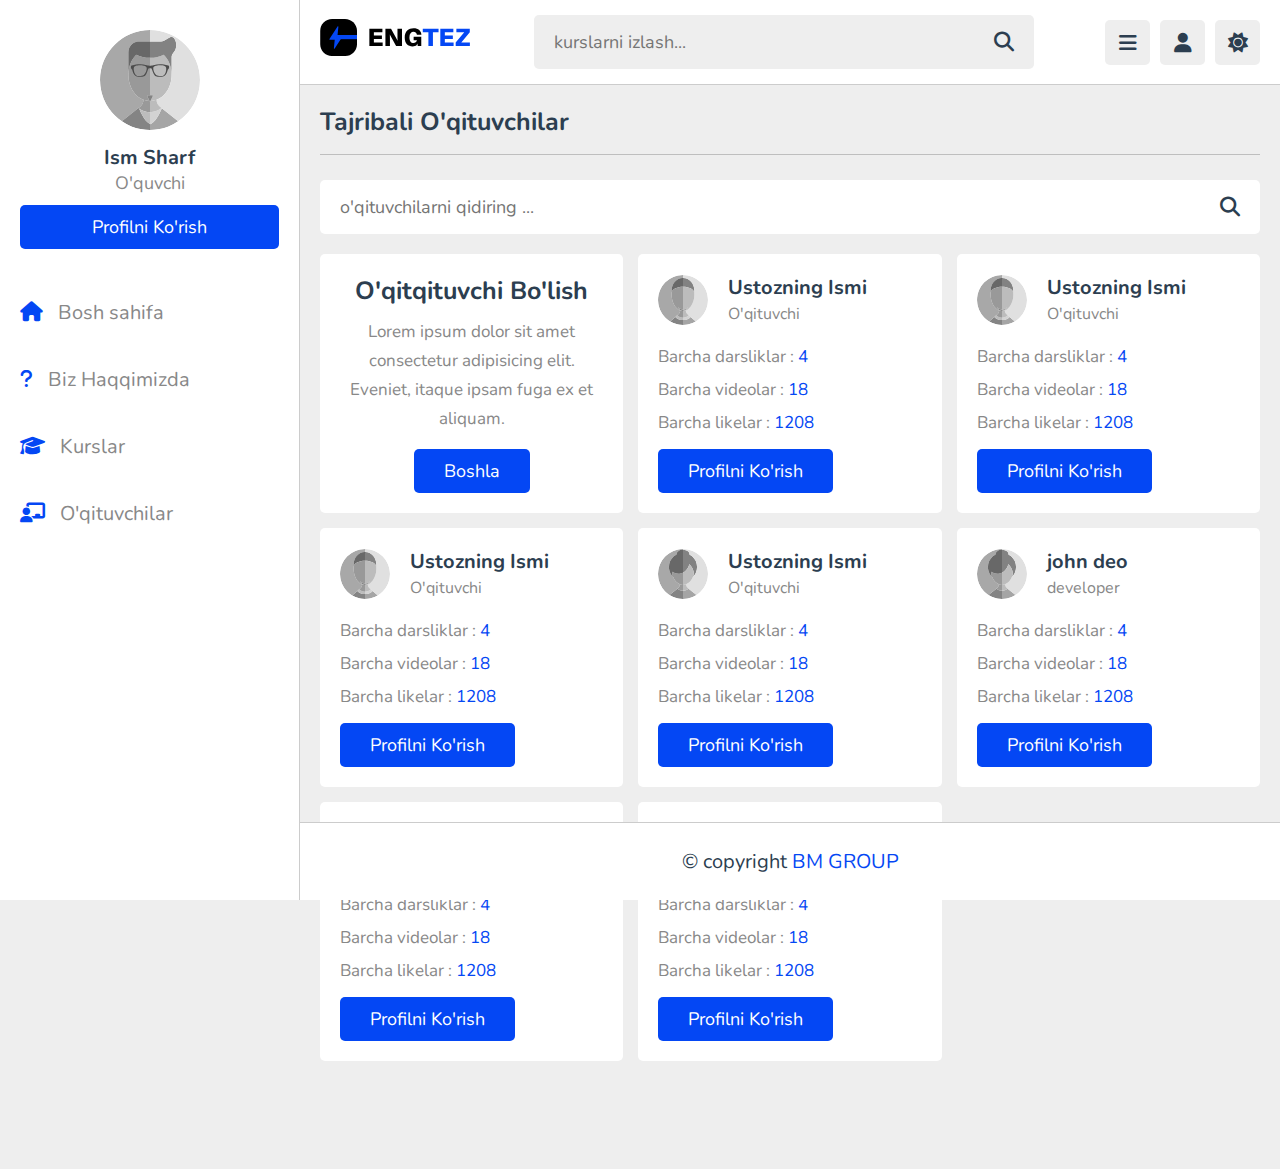
<file: teachers.html>
<!DOCTYPE html>
<html lang="en">
<head>
   <meta charset="UTF-8">
   <meta http-equiv="X-UA-Compatible" content="IE=edge">
   <meta name="viewport" content="width=device-width, initial-scale=1.0">
   <title>O'qituvchilar</title>

   <link rel="shortcut icon" href="./images/logo3.7.svg" type="image/svg+xml">

   <!-- font awesome cdn link  -->
   <link rel="stylesheet" href="https://cdnjs.cloudflare.com/ajax/libs/font-awesome/6.1.2/css/all.min.css">

   <!-- custom css file link  -->
   <link rel="stylesheet" href="css/style.css">

</head>
<body>

<header class="header">
   
   <section class="flex">

      <a href="home.html" class="logo"><img src="images/logo3.5.svg" alt=""></a>
      
      <form action="search.html" method="post" class="search-form">
         <input type="text" name="search_box" required placeholder="kurslarni izlash..." maxlength="100">
         <button type="submit" class="fas fa-search"></button>
      </form>

      <div class="icons">
         <div id="menu-btn" class="fas fa-bars"></div>
         <div id="search-btn" class="fas fa-search"></div>
         <div id="user-btn" class="fas fa-user"></div>
         <div id="toggle-btn" class="fas fa-sun"></div>
      </div>

      <div class="profile">
         <img src="images/pic-1.svg" class="image" alt="">
         <h3 class="name">Ism Sharf</h3>
         <p class="role">O'quvchi</p>
         <a href="profile.html" class="btn">Profilni ko'rish</a>
         <div class="flex-btn">
            <a href="login.html" class="option-btn">Tizimga kirish</a>
            <a href="register.html" class="option-btn">Ro'yxatdan o'tish</a>
         </div>
      </div>

   </section>

</header>   

<div class="side-bar">

   <div id="close-btn">
      <i class="fas fa-times"></i>
   </div>

  <div class="profile">
      <img src="images/pic-1.svg" class="image" alt="">
      <h3 class="name">Ism Sharf</h3>
      <p class="role">O'quvchi</p>
      <a href="profile.html" class="btn">Profilni ko'rish</a>
   </div>

   <nav class="navbar">
      <a href="home.html"><i class="fas fa-home"></i><span>Bosh sahifa</span></a>
      <a href="about.html"><i class="fas fa-question"></i><span>Biz Haqqimizda</span></a>
      <a href="courses.html"><i class="fas fa-graduation-cap"></i><span>Kurslar</span></a>
      <a href="teachers.html"><i class="fas fa-chalkboard-user"></i><span>O'qituvchilar</span></a>
   </nav>

</div>

<section class="teachers">

   <h1 class="heading">Tajribali o'qituvchilar</h1>

   <form action="" method="post" class="search-tutor">
      <input type="text" name="search_box" placeholder="o'qituvchilarni qidiring ..." required maxlength="100">
      <button type="submit" class="fas fa-search" name="search_tutor"></button>
   </form>

   <div class="box-container">

      <div class="box offer">
         <h3>O'qitqituvchi bo'lish</h3>
         <p>Lorem ipsum dolor sit amet consectetur adipisicing elit. Eveniet, itaque ipsam fuga ex et aliquam.</p>
         <a href="register.html" class="inline-btn">boshla</a>
      </div>

      <div class="box">
         <div class="tutor">
            <img src="images/pic-4.svg" alt="">
            <div>
               <h3>Ustozning Ismi</h3>
               <span>O'qituvchi</span>
            </div>
         </div>
         <p>Barcha darsliklar : <span>4</span></p>
         <p>Barcha videolar : <span>18</span></p>
         <p>Barcha likelar : <span>1208</span></p>
         <a href="teacher_profile.html" class="inline-btn">Profilni ko'rish</a>
      </div>

      <div class="box">
         <div class="tutor">
            <img src="images/pic-4.svg" alt="">
            <div>
               <h3>Ustozning Ismi</h3>
               <span>O'qituvchi</span>
            </div>
         </div>
         <p>Barcha darsliklar : <span>4</span></p>
         <p>Barcha videolar : <span>18</span></p>
         <p>Barcha likelar : <span>1208</span></p>
         <a href="teacher_profile.html" class="inline-btn">Profilni ko'rish</a>
      </div>

      <div class="box">
         <div class="tutor">
            <img src="images/pic-4.svg" alt="">
            <div>
               <h3>Ustozning Ismi</h3>
               <span>O'qituvchi</span>
            </div>
         </div>
         <p>Barcha darsliklar : <span>4</span></p>
         <p>Barcha videolar : <span>18</span></p>
         <p>Barcha likelar : <span>1208</span></p>
         <a href="teacher_profile.html" class="inline-btn">Profilni ko'rish</a>
      </div>

      <div class="box">
         <div class="tutor">
            <img src="images/pic-5.svg" alt="">
            <div>
               <h3>Ustozning Ismi</h3>
               <span>O'qituvchi</span>
            </div>
         </div>
         <p>Barcha darsliklar : <span>4</span></p>
         <p>Barcha videolar : <span>18</span></p>
         <p>Barcha likelar : <span>1208</span></p>
         <a href="teacher_profile.html" class="inline-btn">Profilni ko'rish</a>
      </div>

      <div class="box">
         <div class="tutor">
            <img src="images/pic-5.svg" alt="">
            <div>
               <h3>john deo</h3>
               <span>developer</span>
            </div>
         </div>
         <p>Barcha darsliklar : <span>4</span></p>
         <p>Barcha videolar : <span>18</span></p>
         <p>Barcha likelar : <span>1208</span></p>
         <a href="teacher_profile.html" class="inline-btn">Profilni ko'rish</a>
      </div>

      <div class="box">
         <div class="tutor">
            <img src="images/pic-7.svg" alt="">
            <div>
               <h3>Ustozning Ismi</h3>
               <span>O'qituvchi</span>
            </div>
         </div>
         <p>Barcha darsliklar : <span>4</span></p>
         <p>Barcha videolar : <span>18</span></p>
         <p>Barcha likelar : <span>1208</span></p>
         <a href="teacher_profile.html" class="inline-btn">Profilni ko'rish</a>
      </div>

      <div class="box">
         <div class="tutor">
            <img src="images/pic-7.svg" alt="">
            <div>
               <h3>Ustozning Ismi</h3>
               <span>O'qituvchi</span>
            </div>
         </div>
         <p>Barcha darsliklar : <span>4</span></p>
         <p>Barcha videolar : <span>18</span></p>
         <p>Barcha likelar : <span>1208</span></p>
         <a href="teacher_profile.html" class="inline-btn">Profilni ko'rish</a>
      </div>

   </div>

</section>













<footer class="footer">

   &copy; copyright <a href="https://t.me/BMGR0UP"><span>BM GROUP</span></a>
   
</footer>


<!-- custom js file link  -->
<script src="js/script.js"></script>

   
</body>
</html>
</file>
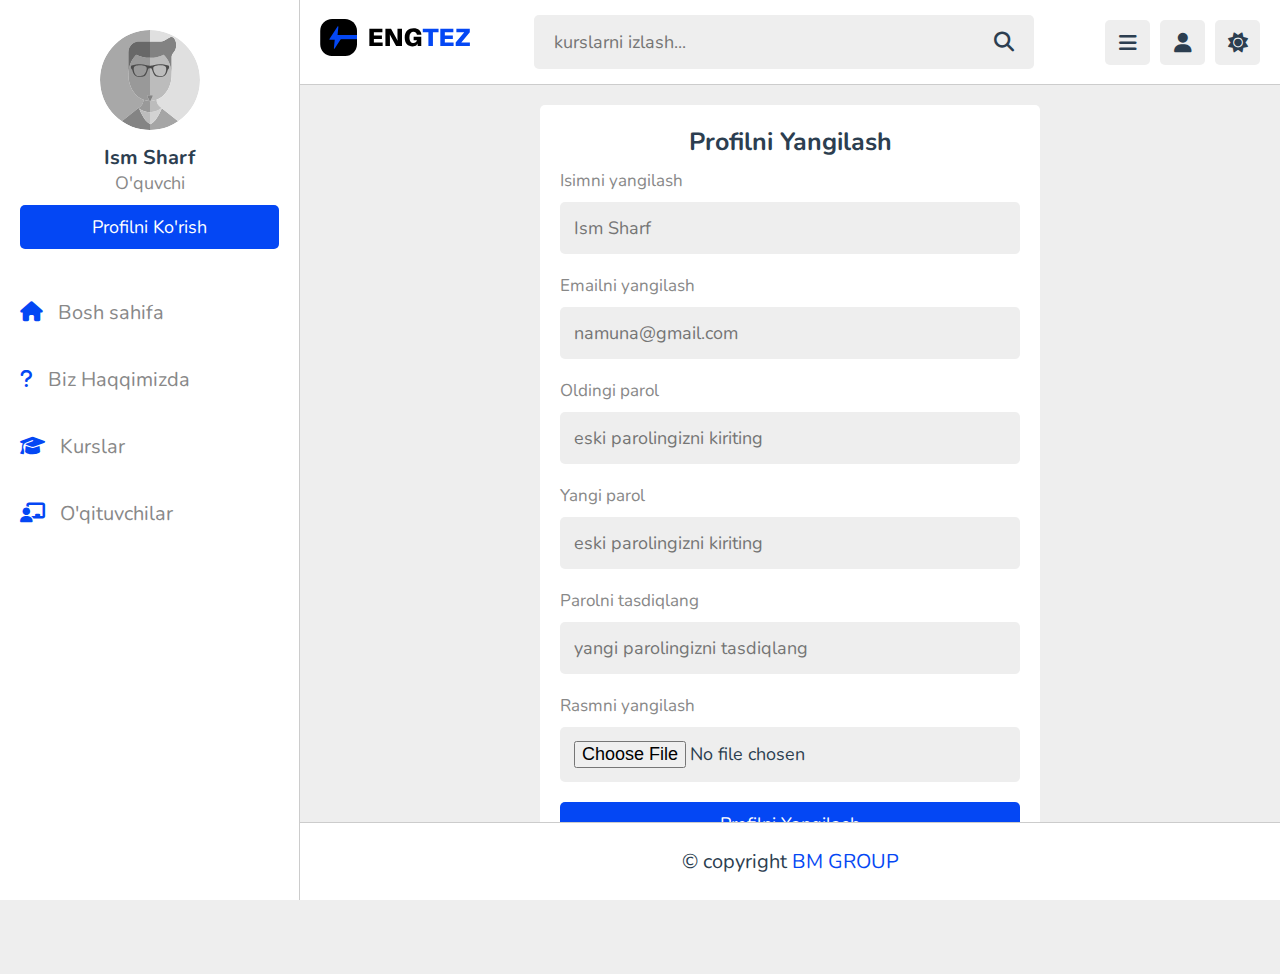
<file: update.html>
<!DOCTYPE html>
<html lang="en">
<head>
   <meta charset="UTF-8">
   <meta http-equiv="X-UA-Compatible" content="IE=edge">
   <meta name="viewport" content="width=device-width, initial-scale=1.0">
   <title>Yangilash</title>

   <link rel="shortcut icon" href="./images/logo3.7.svg" type="image/svg+xml">

   <!-- font awesome cdn link  -->
   <link rel="stylesheet" href="https://cdnjs.cloudflare.com/ajax/libs/font-awesome/6.1.2/css/all.min.css">

   <!-- custom css file link  -->
   <link rel="stylesheet" href="css/style.css">
 
   
</head>
<body>

<header class="header">
   
   <section class="flex">

      <a href="home.html" class="logo"><img src="images/logo3.5.svg" alt=""></a>
      
      <form action="search.html" method="post" class="search-form">
         <input type="text" name="search_box" required placeholder="kurslarni izlash..." maxlength="100">
         <button type="submit" class="fas fa-search"></button>
      </form>

      <div class="icons">
         <div id="menu-btn" class="fas fa-bars"></div>
         <div id="search-btn" class="fas fa-search"></div>
         <div id="user-btn" class="fas fa-user"></div>
         <div id="toggle-btn" class="fas fa-sun"></div>
      </div>

      <div class="profile">
         <img src="images/pic-1.svg" class="image" alt="">
         <h3 class="name">Ism Sharf</h3>
         <p class="role">O'quvchi</p>
         <a href="profile.html" class="btn">Profilni ko'rish</a>
         <div class="flex-btn">
            <a href="login.html" class="option-btn">Tizimga kirish</a>
            <a href="register.html" class="option-btn">Ro'yxatdan o'tish</a>
         </div>
      </div>

   </section>

</header>   

<div class="side-bar">

   <div id="close-btn">
      <i class="fas fa-times"></i>
   </div>

   <div class="profile">
      <img src="images/pic-1.svg" class="image" alt="">
      <h3 class="name">Ism Sharf</h3>
      <p class="role">O'quvchi</p>
      <a href="profile.html" class="btn">Profilni ko'rish</a>
   </div>

   <nav class="navbar">
      <a href="home.html"><i class="fas fa-home"></i><span>Bosh sahifa</span></a>
      <a href="about.html"><i class="fas fa-question"></i><span>Biz Haqqimizda</span></a>
      <a href="courses.html"><i class="fas fa-graduation-cap"></i><span>Kurslar</span></a>
      <a href="teachers.html"><i class="fas fa-chalkboard-user"></i><span>O'qituvchilar</span></a>
   </nav>

</div>

<section class="form-container">

   <form action="" method="post" enctype="multipart/form-data">
      <h3>Profilni yangilash</h3>
      <p>Isimni yangilash</p>
      <input type="text" name="name" placeholder="Ism Sharf" maxlength="50" class="box">
      <p>Emailni yangilash</p>
      <input type="email" name="email" placeholder="namuna@gmail.com" maxlength="50" class="box">
      <p>Oldingi parol</p>
      <input type="password" name="old_pass" placeholder="eski parolingizni kiriting" maxlength="20" class="box">
      <p>Yangi parol</p>
      <input type="password" name="new_pass" placeholder="eski parolingizni kiriting" maxlength="20" class="box">
      <p>Parolni tasdiqlang</p>
      <input type="password" name="c_pass" placeholder="yangi parolingizni tasdiqlang" maxlength="20" class="box">
      <p>Rasmni yangilash</p>
      <input type="file" accept="image/*" class="box">
      <input type="submit" value="profilni yangilash" name="submit" class="btn">
   </form>

</section>















<footer class="footer">

   &copy; copyright <a href="https://t.me/BMGR0UP"><span>BM GROUP</span></a>
   
</footer>

<!-- custom js file link  -->
<script src="js/script.js"></script>

   
</body>
</html>
</file>
<file: css/style.css>
@import url('https://fonts.googleapis.com/css2?family=Nunito:wght@200;300;400;500;600;700&display=swap');
@import url("https://fonts.googleapis.com/css2?family=Poppins:ital,wght@0,100;0,200;0,300;0,400;0,500;0,600;0,700;0,800;0,900;1,200;1,300;1,400;1,500;1,600;1,700;1,800;1,900&display=swap");

:root{
   --main-color:#0447F4;
   --red:#e74c3c;
   --orange:#f39c12;
   --light-color:#888;
   --light-bg:#eee;
   --black:#2c3e50;
   --white:#fff;
   --border:.1rem solid rgba(0,0,0,.2);
}

*{
   font-family: 'Nunito', sans-serif;
   margin:0; padding:0;
   box-sizing: border-box;
   outline: none; border:none;
   text-decoration: none;
}

*::selection{
   background-color: var(--main-color);
   color:#fff;
}

html{
   font-size: 62.5%;
   overflow-x: hidden;
}

html::-webkit-scrollbar{
   width: 1rem;
   height: .5rem;
}

html::-webkit-scrollbar-track{
   background-color: transparent;
}

html::-webkit-scrollbar-thumb{
   background-color: var(--main-color);
}

body{
   background-color: var(--light-bg);
   padding-left: 30rem;
}

body.dark{
   --light-color:#aaa;
   --light-bg:#333;
   --black:#fff;
   --white:#222;
   --border:.1rem solid rgba(255,255,255,.2);
}

body.active{
   padding-left: 0;
}

section{
   padding:2rem;
   margin: 0 auto;
   max-width: 1200px;
}

.heading{
   font-size: 2.5rem;
   color:var(--black);
   margin-bottom: 2.5rem;
   border-bottom: var(--border);
   padding-bottom: 1.5rem;
   text-transform: capitalize;
}

.inline-btn,
.inline-option-btn,
.inline-delete-btn,
.btn,
.delete-btn,
.option-btn{
   border-radius: .5rem;
   color:#fff;
   font-size: 1.8rem;
   cursor: pointer;
   text-transform: capitalize;
   padding:1rem 3rem;
   text-align: center;
   margin-top: 1rem;
}

.btn,
.delete-btn,
.option-btn{
   display: block;
   width: 100%;
}

.inline-btn,
.inline-option-btn,
.inline-delete-btn{
   display: inline-block;
}

.btn,
.inline-btn{
   background-color: var(--main-color);
}

.option-btn,
.inline-option-btn{
   background-color:var(--orange);
}

.delete-btn,
.inline-delete-btn{
   background-color: var(--red);
}

.inline-btn:hover,
.inline-option-btn:hover,
.inline-delete-btn:hover,
.btn:hover,
.delete-btn:hover,
.option-btn:hover{
   background-color: var(--black);
   color: var(--white);
}

.flex-btn{
   display: flex;
   gap: 1rem;
}

.header{
   position: sticky;
   top:0; left:0; right: 0;
   background-color: var(--white);
   z-index: 1000;
   border-bottom: var(--border);
}

.header .flex{
   display: flex;
   align-items: center;
   justify-content: space-between;
   position: relative;
   padding: 1.5rem 2rem;
}

.header .flex .logo{
   font-size: 2.5rem;
   color: var(--black);
}

.header .flex .search-form{
   width: 50rem;
   border-radius: .5rem;
   background-color: var(--light-bg);
   padding:1.5rem 2rem;
   display: flex;
   gap:2rem;

}

.header .flex .search-form input{
   width: 100%;
   font-size: 1.8rem;
   color:var(--black);
   background:none;
}

.header .flex .search-form button{
   background:none;
   font-size: 2rem;
   cursor: pointer;
   color:var(--black);
}

.header .flex .search-form button:hover{
   color: var(--main-color);
}

.header .flex .icons div{
   font-size: 2rem;
   color:var(--black);
   background-color: var(--light-bg);
   border-radius: .5rem;
   height: 4.5rem;
   width: 4.5rem;
   line-height: 4.5rem;
   cursor: pointer;
   text-align: center;
   margin-left: .7rem;
}

.header .flex .icons div:hover{
   background-color: var(--black);
   color:var(--white);
}

.header .flex .profile{
   position: absolute;
   top:120%; right: 2rem;
   background-color: var(--white);
   border-radius: .5rem;
   padding: 1.5rem;
   text-align: center;
   overflow: hidden;
   transform-origin: top right;
   transform: scale(0);
   transition: .2s linear;
   width: 30rem;
}

.header .flex .profile.active{
   transform: scale(1);
}

.header .flex .profile .image{
   height: 10rem;
   width: 10rem;
   border-radius: 50%;
   object-fit: contain;
   margin-bottom: 1rem;
}

.header .flex .profile .name{
   font-size: 2rem;
   color:var(--black);
   overflow: hidden;
   text-overflow: ellipsis;
   white-space: nowrap;
}

.header .flex .profile .role{
   font-size: 1.8rem;
   color: var(--light-color);
}

#search-btn{
   display: none;
}

.side-bar{
   position: fixed;
   top: 0; left: 0;
   width: 30rem;
   background-color: var(--white);
   height: 100vh;
   border-right: var(--border);
   z-index: 1200;
}

.side-bar #close-btn{
   text-align: right;
   padding: 2rem;
   display: none;
}

.side-bar #close-btn i{
   text-align: right;
   font-size: 2.5rem;
   background:var(--red);
   border-radius: .5rem;
   color:var(--white);
   cursor: pointer;
   height: 4.5rem;
   width: 4.5rem;
   line-height: 4.5rem;
   text-align: center;
}

.side-bar #close-btn i:hover{
   background-color: var(--black);
}

.side-bar .profile{
   padding:3rem 2rem;
   text-align: center;
}

.side-bar .profile .image{
   height: 10rem;
   width: 10rem;
   border-radius: 50%;
   object-fit: contain;
   margin-bottom: 1rem;
}

.side-bar .profile .name{
   font-size: 2rem;
   color:var(--black);
   overflow: hidden;
   text-overflow: ellipsis;
   white-space: nowrap;
}

.side-bar .profile .role{
   font-size: 1.8rem;
   color: var(--light-color);
}

.side-bar .navbar a{
   display: block;
   padding: 2rem;
   font-size: 2rem;
}

.side-bar .navbar a i{
   margin-right: 1.5rem;
   color:var(--main-color);
   transition: .2s linear;
}

.side-bar .navbar a span{
   color:var(--light-color);
}

.side-bar .navbar a:hover{
   background-color: var(--light-bg);
}

.side-bar .navbar a:hover i{
   margin-right: 2.5rem;
}

.side-bar.active{
   left: -30rem;
}

.home-grid .box-container{
   display: grid;
   grid-template-columns: repeat(auto-fit, 27.5rem);
   gap:1.5rem;
   justify-content: center;
   align-items: flex-start;
}

.home-grid .box-container .box{
   background-color: var(--white);
   border-radius: .5rem;
   padding:2rem;
}

.home-grid .box-container .box .title{
   font-size: 2rem;
   color: var(--black);
   text-transform: capitalize;
}

.home-grid .box-container .box .flex{
   display: flex;
   flex-wrap: wrap;
   gap: 1.5rem;
   margin-top: 2rem;
}

.home-grid .box-container .flex a{
   background-color: var(--light-bg);
   border-radius: .5rem;
   padding: 1rem 1.5rem;
   font-size: 1.5rem;
}

.home-grid .box-container .flex a i{
   margin-right: 1rem;
   color:var(--black);
}

.home-grid .box-container .flex a span{
   color:var(--light-color);
}

.home-grid .box-container .flex a:hover{
   background-color: var(--black);
}

.home-grid .box-container .flex a:hover span{
   color:var(--white);
}

.home-grid .box-container .flex a:hover i{
   color:var(--white);
}

.home-grid .box-container .tutor{
   padding: 1rem 0;
   font-size: 1.8rem;
   color:var(--light-color);
   line-height: 2;
}

.home-grid .box-container .likes{
   color:var(--light-color);
   font-size: 1.7rem;
   margin-top: 1.5rem;
}

.home-grid .box-container .likes span{
   color:var(--main-color);
}

.about .row{
   display: flex;
   align-items: center;
   flex-wrap: wrap;
   gap:1.5rem;
}

.about .row .image{
   flex: 1 1 40rem;
}

.about .row .image img{
   width: 100%;
   height: 50rem;
}

.about .row .content{
   flex: 1 1 40rem;
}

.about .row .content p{
   font-size: 1.7rem;
   line-height: 2;
   color: var(--light-color);
   padding: 1rem 0;
}

.about .row .content h3{
   font-size: 3rem;
   color:var(--black);
   text-transform: capitalize;
}

.about .box-container{
   display: grid;
   grid-template-columns: repeat(auto-fit, minmax(27rem, 1fr));
   gap:1.5rem;
   justify-content: center;
   align-items: flex-start;
   margin-top: 3rem;
}

.about .box-container .box{
   border-radius: .5rem;
   background-color: var(--white);
   padding: 2rem;
   display: flex;
   align-items: center;
   gap: 2.5rem;
}

.about .box-container .box i{
   font-size: 4rem;
   color: var(--main-color);
}

.about .box-container .box h3{
   font-size: 2.5rem;
   color: var(--black);
   margin-bottom: .3rem;
}

.about .box-container .box p{
   font-size: 1.7rem;
   color:var(--light-color);
}

.reviews .box-container{
   display: grid;
   grid-template-columns: repeat(auto-fit, minmax(30rem, 1fr));
   gap:1.5rem;
   justify-content: center;
   align-items: flex-start;
}

.reviews .box-container .box{
   border-radius: .5rem;
   background-color: var(--white);
   padding: 2rem;
}

.reviews .box-container .box p{
   line-height: 1.7;
   font-size: 1.7rem;
   color: var(--light-color);
}

.reviews .box-container .box .student{
   margin-top: 2rem;
   display: flex;
   align-items: center;
   gap: 1.5rem;
}

.reviews .box-container .box .student img{
   height: 5rem;
   width: 5rem;
   object-fit: cover;
   border-radius: 50%;
}

.reviews .box-container .box .student h3{
   font-size: 2rem;
   color: var(--black);
   margin-bottom: .3rem;
}

.reviews .box-container .box .student .stars{
   font-size: 1.5rem;
   color:var(--orange);
}

.courses .box-container{
   display: grid;
   grid-template-columns: repeat(auto-fit, minmax(30rem, 1fr));
   gap:1.5rem;
   justify-content: center;
   align-items: flex-start;
}

.courses .box-container .box{
   border-radius: .5rem;
   background-color: var(--white);
   padding: 2rem;
}

.courses .box-container .box .tutor{
   display: flex;
   align-items: center;
   gap: 1.5rem;
   margin-bottom: 2.5rem;
}

.courses .box-container .box .tutor img{
   height: 5rem;
   width: 5rem;
   border-radius: 50%;
   object-fit: cover;
}

.courses .box-container .box .tutor h3{
   font-size: 1.8rem;
   color: var(--black);
   margin-bottom: .2rem;
}

.courses .box-container .box .tutor span{
   font-size: 1.3rem;
   color:var(--light-color);
}

.courses .box-container .box .thumb{
   position: relative;
}

.courses .box-container .box .thumb span{
   position: absolute;
   top:1rem; left: 1rem;
   border-radius: .5rem;
   padding: .5rem 1.5rem;
   background-color: rgba(0,0,0,.3);
   color: #fff;
   font-size: 1.5rem;
}

.courses .box-container .box .thumb img{
   width: 100%;
   height: 20rem;
   object-fit: cover;
   border-radius: .5rem;
}

.courses .box-container .box .title{
   font-size: 2rem;
   color: var(--black);
   padding-bottom: .5rem;
   padding-top: 1rem;
}

.courses .more-btn{
   text-align: center;
   margin-top: 2rem;
}

.playlist-details .row{
   display: flex;
   align-items: flex-end;
   gap:3rem;
   flex-wrap: wrap;
   background-color: var(--white);
   padding: 2rem;
}

.playlist-details .row .column{
   flex: 1 1 40rem;
}

.playlist-details .row .column .save-playlist{
   margin-bottom: 1.5rem;
}

.playlist-details .row .column .save-playlist button{
   border-radius: .5rem;
   background-color: var(--light-bg);
   padding:1rem 1.5rem;
   cursor: pointer;
}

.playlist-details .row .column .save-playlist button i{
   font-size: 2rem;
   color:var(--black);
   margin-right: .8rem;
}

.playlist-details .row .column .save-playlist button span{
   font-size: 1.8rem;
   color:var(--light-color);
}

.playlist-details .row .column .save-playlist button:hover{
   background-color: var(--black);
}

.playlist-details .row .column .save-playlist button:hover i{
   color:var(--white);
}

.playlist-details .row .column .save-playlist button:hover span{
   color:var(--white);
}

.playlist-details .row .column .thumb{
   position: relative;
}

.playlist-details .row .column .thumb span{
   font-size: 1.8rem;
   color: #fff;
   background-color: rgba(0,0,0,.3);
   border-radius: .5rem;
   position: absolute;
   top: 1rem; left: 1rem;
   padding: .5rem 1.5rem;
}

.playlist-details .row .column .thumb img{
   height: 30rem;
   width: 100%;
   object-fit: cover;
   border-radius: .5rem;
}

.playlist-details .row .column .tutor{
   display: flex;
   align-items: center;
   gap: 2rem;
   margin-bottom: 2rem;
}

.playlist-details .row .column .tutor img{
   height: 7rem;
   width: 7rem;
   border-radius: 50%;
   object-fit: cover;
}

.playlist-details .row .column .tutor h3{
   font-size: 2rem;
   color:var(--black);
   margin-bottom: .2rem;
}

.playlist-details .row .column .tutor span{
   font-size: 1.5rem;
   color: var(--light-color);
}

.playlist-details .row .column .details h3{
   font-size: 2rem;
   color: var(--black);
   text-transform: capitalize;
}

.playlist-details .row .column .details p{
   padding: 1rem 0;
   line-height: 2;
   font-size: 1.8rem;
   color: var(--light-color);
}

.playlist-videos .box-container{
   display: grid;
   grid-template-columns: repeat(auto-fit, minmax(30rem, 1fr));
   gap:1.5rem;
   justify-content: center;
   align-items: flex-start;
}

.playlist-videos .box-container .box{
   background-color: var(--white);
   border-radius: .5rem;
   padding: 2rem;
   position: relative;
}

.playlist-videos .box-container .box i{
   position: absolute;
   top: 2rem; left: 2rem; right: 2rem;
   height: 20rem;
   border-radius: .5rem;
   background-color: rgba(0,0,0,.3);
   display: flex;
   align-items: center;
   justify-content: center;
   font-size: 5rem;
   color: #fff;
   display: none;
}

.playlist-videos .box-container .box:hover i{
   display: flex;
}

.playlist-videos .box-container .box img{
   width: 100%;
   height: 20rem;
   object-fit: cover;
   border-radius: .5rem;
}

.playlist-videos .box-container .box h3{
   margin-top: 1.5rem;
   font-size: 1.8rem;
   color: var(--black);
}

.playlist-videos .box-container .box:hover h3{
   color: var(--main-color);
}

.watch-video .video-container{
   background-color: var(--white);
   border-radius: .5rem;
   padding: 2rem;
}

.watch-video .video-container .video{
   position: relative;
   margin-bottom: 1.5rem;
}

.watch-video .video-container .video video{
   border-radius: .5rem;
   width: 100%;
   object-fit: contain;
   background-color: #000;
}

.watch-video .video-container .title{
   font-size: 2rem;
   color: var(--black);
}

.watch-video .video-container .info{
   display: flex;
   margin-top: 1.5rem;
   margin-bottom: 2rem;
   border-bottom: var(--border);
   padding-bottom: 1.5rem;
   gap: 2.5rem;
   align-items: center;
}

.watch-video .video-container .info p{
   font-size: 1.6rem;
}

.watch-video .video-container .info p span{
   color: var(--light-color);
}

.watch-video .video-container .info i{
   margin-right: 1rem;
   color: var(--main-color);
}

.watch-video .video-container .tutor{
   display: flex;
   align-items: center;
   gap: 2rem;
   margin-bottom: 1rem;
}

.watch-video .video-container .tutor img{
   border-radius: 50%;
   height: 5rem;
   width: 5rem;
   object-fit: cover;
}

.watch-video .video-container .tutor h3{
   font-size: 2rem;
   color: var(--black);
   margin-bottom: .2rem;
}

.watch-video .video-container .tutor span{
   font-size: 1.5rem;
   color: var(--light-color);
}

.watch-video .video-container .flex{
   display: flex;
   align-items: center;
   justify-content: space-between;
   gap: 1.5rem;
}

.watch-video .video-container .flex button{
   border-radius: .5rem;
   padding: 1rem 1.5rem;
   font-size: 1.8rem;
   cursor: pointer;
   background-color: var(--light-bg);
}

.watch-video .video-container .flex button i{
   margin-right: 1rem;
   color: var(--black);
}

.watch-video .video-container .flex button span{
   color: var(--light-color);
}

.watch-video .video-container .flex button:hover{
   background-color: var(--black);
}

.watch-video .video-container .flex button:hover i{
   color: var(--white);
}

.watch-video .video-container .flex button:hover span{
   color: var(--white);
}

.watch-video .video-container .description{
   line-height: 1.5;
   font-size: 1.7rem;
   color: var(--light-color);
   margin-top: 2rem;
}

.comments .add-comment{
   background-color: var(--white);
   border-radius: .5rem;
   padding: 2rem;
   margin-bottom: 3rem;
}

.comments .add-comment h3{
   font-size: 2rem;
   color: var(--black);
   margin-bottom: 1rem;
}

.comments .add-comment textarea{
   height: 20rem;
   resize: none;
   background-color: var(--light-bg);
   border-radius: .5rem;
   border: var(--border);
   padding: 1.4rem;
   font-size: 1.8rem;
   color: var(--black);
   width: 100%;
   margin: .5rem 0;
}

.comments .box-container{
   display: grid;
   gap: 2.5rem;
   background-color: var(--white);
   padding: 2rem;
   border-radius: .5rem;
}

.comments .box-container .box .user{
   display: flex;
   align-items: center;
   gap: 1.5rem;
   margin-bottom: 2rem;
}

.comments .box-container .box .user img{
   height: 5rem;
   width: 5rem;
   border-radius: 50%;
}

.comments .box-container .box .user h3{
   font-size: 2rem;
   color: var(--black);
   margin-bottom: .2rem;
}

.comments .box-container .box .user span{
   font-size: 1.5rem;
   color: var(--light-color);
}

.comments .box-container .box .comment-box{
   border-radius: .5rem;
   background-color: var(--light-bg);
   padding:1rem 1.5rem;
   white-space: pre-line;
   margin: .5rem 0;
   font-size: 1.8rem;
   color: var(--black);
   line-height: 1.5;
   position: relative;
   z-index: 0;
}

.comments .box-container .box .comment-box::before{
   content: '';
   position: absolute;
   top: -1rem; left: 1.5rem;
   background-color: var(--light-bg);
   height: 1.2rem;
   width: 2rem;
   clip-path: polygon(50% 0%, 0% 100%, 100% 100%);
}

.teachers .search-tutor{
   margin-bottom: 2rem;
   border-radius: .5rem;
   background-color: var(--white);
   padding: 1.5rem 2rem;
   display: flex;
   align-items: center;
   gap: 1.5rem;
}

.teachers .search-tutor input{
   width: 100%;
   background: none;
   font-size: 1.8rem;
   color: var(--black);
}

.teachers .search-tutor button{
   font-size: 2rem;
   color: var(--black);
   cursor: pointer;
   background:none;
}

.teachers .search-tutor button:hover{
   color: var(--main-color);
}

.teachers .box-container{
   display: grid;
   grid-template-columns: repeat(auto-fit, minmax(30rem, 1fr));
   gap:1.5rem;
   justify-content: center;
   align-items: flex-start;
}

.teachers .box-container .box{
   background-color: var(--white);
   border-radius: .5rem;
   padding: 2rem;
}

.teachers .box-container .offer{
   text-align: center;
}

.teachers .box-container .offer h3{
   font-size: 2.5rem;
   color: var(--black);
   text-transform: capitalize;
   padding-bottom: .5rem;
}

.teachers .box-container .offer p{
   line-height: 1.7;
   padding: .5rem 0;
   color: var(--light-color);
   font-size: 1.7rem;
}

.teachers .box-container .box .tutor{
   display: flex;
   align-items: center;
   gap:2rem;
   margin-bottom: 1.5rem;
}

.teachers .box-container .box .tutor img{
   height: 5rem;
   width: 5rem;
   border-radius: 50%;
}

.teachers .box-container .box .tutor h3{
   font-size: 2rem;
   color: var(--black);
   margin-bottom: .2rem;
}

.teachers .box-container .box .tutor span{
   font-size: 1.6rem;
   color: var(--light-color);
}

.teachers .box-container .box p{
   padding: .5rem 0;
   font-size: 1.7rem;
   color: var(--light-color);
}

.teachers .box-container .box p span{
   color: var(--main-color);
}

.teacher-profile .details{
   text-align: center;
   background-color: var(--white);
   border-radius: .5rem;
   padding: 2rem;
}

.teacher-profile .details .tutor img{
   height: 10rem;
   width: 10rem;
   border-radius: 50%;
   object-fit: cover;
   margin-bottom: 1rem;
}

.teacher-profile .details .tutor h3{
   font-size: 2rem;
   color: var(--black);
}

.teacher-profile .details .tutor span{
   color: var(--light-color);
   font-size: 1.7rem;
}

.teacher-profile .details .flex{
   display: flex;
   flex-wrap: wrap;
   gap: 1.5rem;
   margin-top: 2rem;
}

.teacher-profile .details .flex p{
   flex: 1 1 20rem;
   border-radius: .5rem;
   background-color: var(--light-bg);
   padding: 1.2rem 2rem;
   font-size: 1.8rem;
   color: var(--light-color);
}

.teacher-profile .details .flex p span{
   color: var(--main-color);
}

.user-profile .info{
   background-color: var(--white);
   border-radius: .5rem;
   padding: 2rem;
}

.user-profile .info .user{
   text-align: center;
   margin-bottom: 2rem;
   padding: 1rem;
}

.user-profile .info .user img{
   height: 10rem;
   width: 10rem;
   border-radius: 50%;
   object-fit: cover;
   margin-bottom: 1rem;
}

.user-profile .info .user h3{
   font-size: 2rem;
   color: var(--black);
}

.user-profile .info .user p{
   font-size: 1.7rem;
   color: var(--light-color);
   padding: .3rem 0;
}

.user-profile .info .box-container{
   display: flex;
   flex-wrap: wrap;
   gap: 1.5rem;
}

.user-profile .info .box-container .box{
   background-color: var(--light-bg);
   border-radius: .5rem;
   padding: 2rem;
   flex: 1 1 25rem;
}

.user-profile .info .box-container .box .flex{
   display: flex;
   align-items: center;
   gap: 2rem;
   margin-bottom: 1rem;
}

.user-profile .info .box-container .box .flex i{
   font-size:2rem;
   color: var(--white);
   background-color: var(--black);
   text-align: center;
   border-radius: .5rem;
   height: 5rem;
   width: 5rem;
   line-height: 4.9rem;
}

.user-profile .info .box-container .box .flex span{
   font-size: 2.5rem;
   color: var(--main-color);
}

.user-profile .info .box-container .box .flex p{
   color: var(--light-color);
   font-size: 1.7rem;
}

.contact .row{
   display: flex;
   align-items: center;
   flex-wrap: wrap;
   gap: 1.5rem;
}

.contact .row .image{
   flex: 1 1 50rem;
}

.contact .row .image img{
   width: 100%;
}

.contact .row form{
   flex: 1 1 30rem;
   background-color: var(--white);
   padding: 2rem;
   text-align: center;
}

.contact .row form h3{
   margin-bottom: 1rem;
   text-transform: capitalize;
   color:var(--black);
   font-size: 2.5rem;
}

.contact .row form .box{
   width: 100%;
   border-radius: .5rem;
   background-color: var(--light-bg);
   margin: 1rem 0;
   padding: 1.4rem;
   font-size: 1.8rem;
   color: var(--black);
}

.contact .row form textarea{
   height: 20rem;
   resize: none;
}

.contact .box-container{
   display: grid;
   grid-template-columns: repeat(auto-fit, minmax(30rem, 1fr));
   gap:1.5rem;
   justify-content: center;
   align-items: flex-start;
   margin-top: 3rem;
}

.contact .box-container .box{
   text-align: center;
   background-color: var(--white);
   border-radius: .5rem;
   padding: 3rem;
}

.contact .box-container .box i{
   font-size: 3rem;
   color: var(--main-color);
   margin-bottom: 1rem;
}

.contact .box-container .box h3{
   font-size: 2rem;
   color:var(--black);
   margin: 1rem 0;
}

.contact .box-container .box a{
   display: block;
   padding-top: .5rem;
   font-size: 1.8rem;
   color: var(--light-color);
}

.contact .box-container .box a:hover{
   text-decoration: underline;
   color:var(--black);
}

.form-container{
   min-height: calc(100vh - 20rem);
   display: flex;
   align-items: center;
   justify-content: center;
}

.form-container form{
   background-color: var(--white);
   border-radius: .5rem;
   padding: 2rem;
   width: 50rem;
}

.form-container form h3{
   font-size: 2.5rem;
   text-transform: capitalize;
   color: var(--black);
   text-align: center;
}

.form-container form p{
   font-size: 1.7rem;
   color: var(--light-color);
   padding-top: 1rem;
}

.form-container form p span{
   color: var(--red);
}

.form-container form .box{
   font-size: 1.8rem;
   color: var(--black);
   border-radius: .5rem;
   padding: 1.4rem;
   background-color: var(--light-bg);
   width: 100%;
   margin: 1rem 0;
}






.footer{
   background-color: var(--white);
   border-top: var(--border);
   position: sticky;
   bottom: 0; left: 0; right: 0;
   text-align: center;
   font-size: 2rem;
   padding:2.5rem 2rem;
   color:var(--black);
   margin-top: 1rem;
   z-index: 1000;
   /* padding-bottom: 9.5rem; */
}

.footer span{
   color:var(--main-color);
}



@media (max-width:1200px){

   body{
      padding-left: 0;
   }

   .side-bar{
      left: -30rem;
      transition: .2s linear;
   }

   .side-bar #close-btn{
      display: block;
   }

   .side-bar.active{
      left: 0;
      box-shadow: 0 0 0 100vw rgba(0,0,0,.8);
      border-right: 0;
   }

}

@media (max-width:991px){

   html{
      font-size: 55%;
   }

}

@media (max-width:768px){

   #search-btn{
      display: inline-block;
   }

   .header .flex .search-form{
      position: absolute;
      top: 99%; left: 0; right: 0;
      border-top: var(--border);
      border-bottom: var(--border);
      background-color: var(--white);
      border-radius: 0;
      width: auto;
      padding: 2rem;
      clip-path: polygon(0 0, 100% 0, 100% 0, 0 0);
      transition: .2s linear;
   }

   .header .flex .search-form.active{
      clip-path: polygon(0 0, 100% 0, 100% 100%, 0 100%);
   }

}

@media (max-width:450px){

   html{
      font-size: 50%;
   }

   .flex-btn{
      gap: 0;
      flex-flow: column;
   }

   .home-grid .box-container{
      grid-template-columns: 1fr;
   }

   .about .row .image img{
      height: 25rem;
   }

   #search-btn{
      display: none;
   }

}

@media (max-width:315px){
   #toggle-btn{
      display: none;
   }
}

/* .special-element{
   margin-bottom: 10000px !important;
} */



video::cue {
   opacity: 0;
 }
 
 .caption_text {
   position: absolute;
   left: 50%;
   bottom: 10%;
   width: 90%;
   max-width: 90%;
   transform: translate(-50%, -50%);
   text-align: center;
   user-select: none;
   transition: bottom 0.3s;
 }
 
 .caption_text.active {
   bottom: 0%;
 }
 
 .caption_text mark {
   background-color: #0000008f !important;
   color: #fff;
 }
 
 
 .material-icons {
   user-select: none;
   -webkit-user-select: none;
   cursor: pointer;
 }
 
 
 
 /* Video player Styling */
 .container .video_player {
   position: relative;
   width: 700px;
   height: 100%;
   background: #000;
   overflow: hidden;
 
 }
 .container .video_player .loader{
   position: absolute;
   top: 50%;
   left: 50%;
   transform: translate(-50%,-50%);
   width: 60px;
   height: 60px;
   border: 4px solid #fff;
   border-bottom-color: transparent;
   border-radius: 50%;
   z-index: 1;
   animation: animate 0.6s linear infinite;
   display: none;
 }
 @keyframes animate{
   0%{
     transform: translate(-50%,-50%) rotate(0deg);
   }
   100%{
     transform: translate(-50%,-50%) rotate(360deg);
   }
 }
 .container .video_player .thumbnail{
   position: absolute;
   bottom: 80px;
   left: calc(var(--x) + 11px);
   transform: translateX(-50%);
   width: 165px;
   height: 90px;
   background: #fff;
   border: 2px solid #fff;
   border-radius: 3px;
   display: none;
 }
 .container .video_player .main-video {
   position: relative;
   width: 100%;
   height: 100%;
   outline: none;
 }
 
 .video_player .progressAreaTime {
   position: absolute;
   left: calc(var(--x) + 11px);
   transform: translateX(-50%);
   bottom: 50px;
   min-width: 60px;
   text-align: center;
   white-space: nowrap;
   padding: 5px 10px;
   color: #fff;
   font-size: 14px;
   font-weight: 400;
   z-index: 1;
   display: none;
   font-family: var();
 }
 
 .container .video_player .controls {
   position: absolute;
   bottom: 0;
   left: 0;
   height: 50px;
   width: 100%;
   background: rgb(0 0 0 / 29%);
   box-shadow: 0 0 40px 10px rgb(0 0 0 / 25%);
   z-index: 3;
   transform: translateY(180%);
   transition: 0.3s;
   padding: 0px 10px;
 }
 
 .container .video_player .controls.active {
   transform: translateY(0);
 }
 
 .video_player .controls .progress-area {
   width: 100%;
   height: 5px;
   margin: auto;
   background: #f0f0f063;
   cursor: pointer;
   position: relative;
 }
 
 .controls .progress-area .progress-bar {
   position: relative;
   width: 0%;
   background: rgb(255, 174, 0);
   height: inherit;
   border-radius: inherit;
   cursor: pointer;
 }
 
 .controls .progress-area .progress-bar::before {
   content: "";
   position: absolute;
   width: 14px;
   height: 14px;
   border-radius: 50%;
   right: -5px;
   top: 50%;
   transform: translateY(-50%);
   background: rgb(255, 174, 0);
 }
 
 .controls .progress-area .bufferedBar{
   position: absolute;
   top: 0%;
   right: 0%;
   width: 100%;
   height: inherit;
 }
 
 .controls .controls-list {
   display: flex;
   justify-content: space-between;
   align-items: center;
   flex-wrap: nowrap;
   width: 97%;
   height: 46px;
   margin: 0 auto;
 }
 
 .controls .controls-list .controls-left,
 .controls .controls-list .controls-right {
   display: flex;
   justify-content: center;
   align-items: center;
 }
 
 .controls .controls-left .timer {
   display: inline-block;
   font-size: 14px;
   white-space: nowrap;
   color: #fff;
   margin-left: 5px;
   text-align: center;
 }
 
 .controls .icon {
   display: inline-flex;
   justify-content: center;
   align-items: center;
   text-align: center;
   color: #fff;
   margin-left: 8px;
   margin-right: 5px;
 }
 
 .controls .icon .material-icons {
   font-size: 26px;
   color: #fff;
   cursor: pointer;
 }
 
 .controls .icon .material-icons.fast-rewind:active {
   transition: 0.2s;
   transform: rotate(-45deg);
 }
 
 .controls .icon .material-icons.fast-forward:active {
   transition: 0.2s;
   transform: rotate(45deg);
 }
 
 .controls .icon .volume_range {
   -webkit-appearance: none;
   appearance: none;
   width: 0px;
   height: 3px;
   background: #fff;
   color: #fff;
   cursor: pointer;
   outline: none;
   border: none;
   transition: 0.4s;
 }
 
 .controls .icon .volume_range::-webkit-slider-thumb {
   -webkit-appearance: none;
   appearance: none;
   width: 12px;
   height: 12px;
   border-radius: 50%;
   border: none;
   outline: none;
   background: #fff;
   color: #fff;
   opacity: 0;
   transition: 0.3s;
 }
 
 .controls .icon:hover .volume_range {
   display: inline-block;
   width: 60px;
 }
 
 .controls .icon:hover .volume_range::-webkit-slider-thumb {
   opacity: 1;
   pointer-events: auto;
   transition: 0.5s;
 }
 
 .controls-right .icon .auto-play {
   width: 30px;
   height: 10px;
   border-radius: 20px;
   position: relative;
   margin-right: 8px !important;
   background: #b6b6b6;
 }
 
 .controls-right .icon .auto-play::before {
   content: "\e034";
   position: absolute;
   left: -5px;
   top: 50%;
   transform: translateY(-50%);
   width: 17px;
   height: 17px;
   line-height: 17px;
   font-size: 14px;
   background: #727272;
   display: flex;
   justify-content: center;
   align-items: center;
   cursor: pointer;
   border-radius: 50%;
 }
 
 .controls-right .icon .auto-play.active::before {
   content: "\e037";
   left: 15px;
 }
 
 .controls-right .icon .material-icons.settingsBtn {
   font-size: 24px;
   transition: 0.3s;
 }
 
 .controls-right .icon .settingsBtn.active {
   transform: rotate(45deg);
 }
  
 .video_player .captions,
 .video_player .settings {
   position: absolute;
   right: 25px;
   bottom: 62px;
   background: rgb(28 28 28 / 90%);
   width: 200px;
   max-height: 250px;
   height: auto;
   color: #fff;
   overflow-y: auto;
   z-index: 20;
   display: none;
   border-radius: 5px;
 }
  
 .video_player .captions.active,
 .video_player .settings.active {
   display: block;
 }
  
 .video_player .captions .caption span,
 .video_player .settings > div > span {
   font-size: 14px;
   font-weight: 300;
   padding: 15px 30px;
   border-bottom: 1px solid rgb(83, 83, 83);
   display: flex;
   justify-content: space-between;
   align-items: center;
   white-space: nowrap;
 }
 .video_player .settings > div .icon{
   font-size: 14px;
   margin: 0 5px;
   cursor: pointer;
 }
 .video_player .settings > div ul li span{
  pointer-events: none;
 }
 
 .video_player .captions .caption ul,
 .video_player .settings > div ul {
   position: relative;
 }
 
 .video_player .captions .caption ul li,
 .video_player .settings > div ul li {
   position: relative;
   width: 100%;
   cursor: pointer;
   text-align: left;
   padding: 12px 33px;
   display: flex;
   justify-content: space-between;
   align-items: center;
   font-size: 14px;
 }
 
  .video_player .captions .caption ul li:hover,
  .video_player .settings > div ul li:hover {
   background: rgba(28, 28, 28, 0.9);
 }
 
 .video_player .captions .caption ul li.active::before,
 .video_player .settings > div ul li.active::before {
   content: "\e876";
   position: absolute;
   left: 7px;
   top: 50%;
   transform: translateY(-50%);
   padding-right: 10px;
   font-size: 18px;
 }
 
 .video_player .captions::-webkit-scrollbar,
 .video_player .settings::-webkit-scrollbar {
   width: 8px;
   background: transparent;
 }
 
 .video_player .captions::-webkit-scrollbar-thumb,
 .video_player .settings::-webkit-scrollbar-thumb {
   height: 20px;
   border: 2px solid transparent;
   background: rgba(83, 83, 83, 0.9);
   border-radius: 20px;
 }
 
 @media (max-width: 430px) {
   .container {
     width: 100%;
     display: flex;
     justify-content: center;
     align-items: center;
   }
   
 
   .controls .icon {
     margin-left: 5px;
     margin-right: 5px;
     font-size: 24px;
   }
 
   .volume,
   .volume_range,
   .auto-play,
   .fast-forward,
   .picture_in_picutre {
     display: none;
   }
 }
</file>
